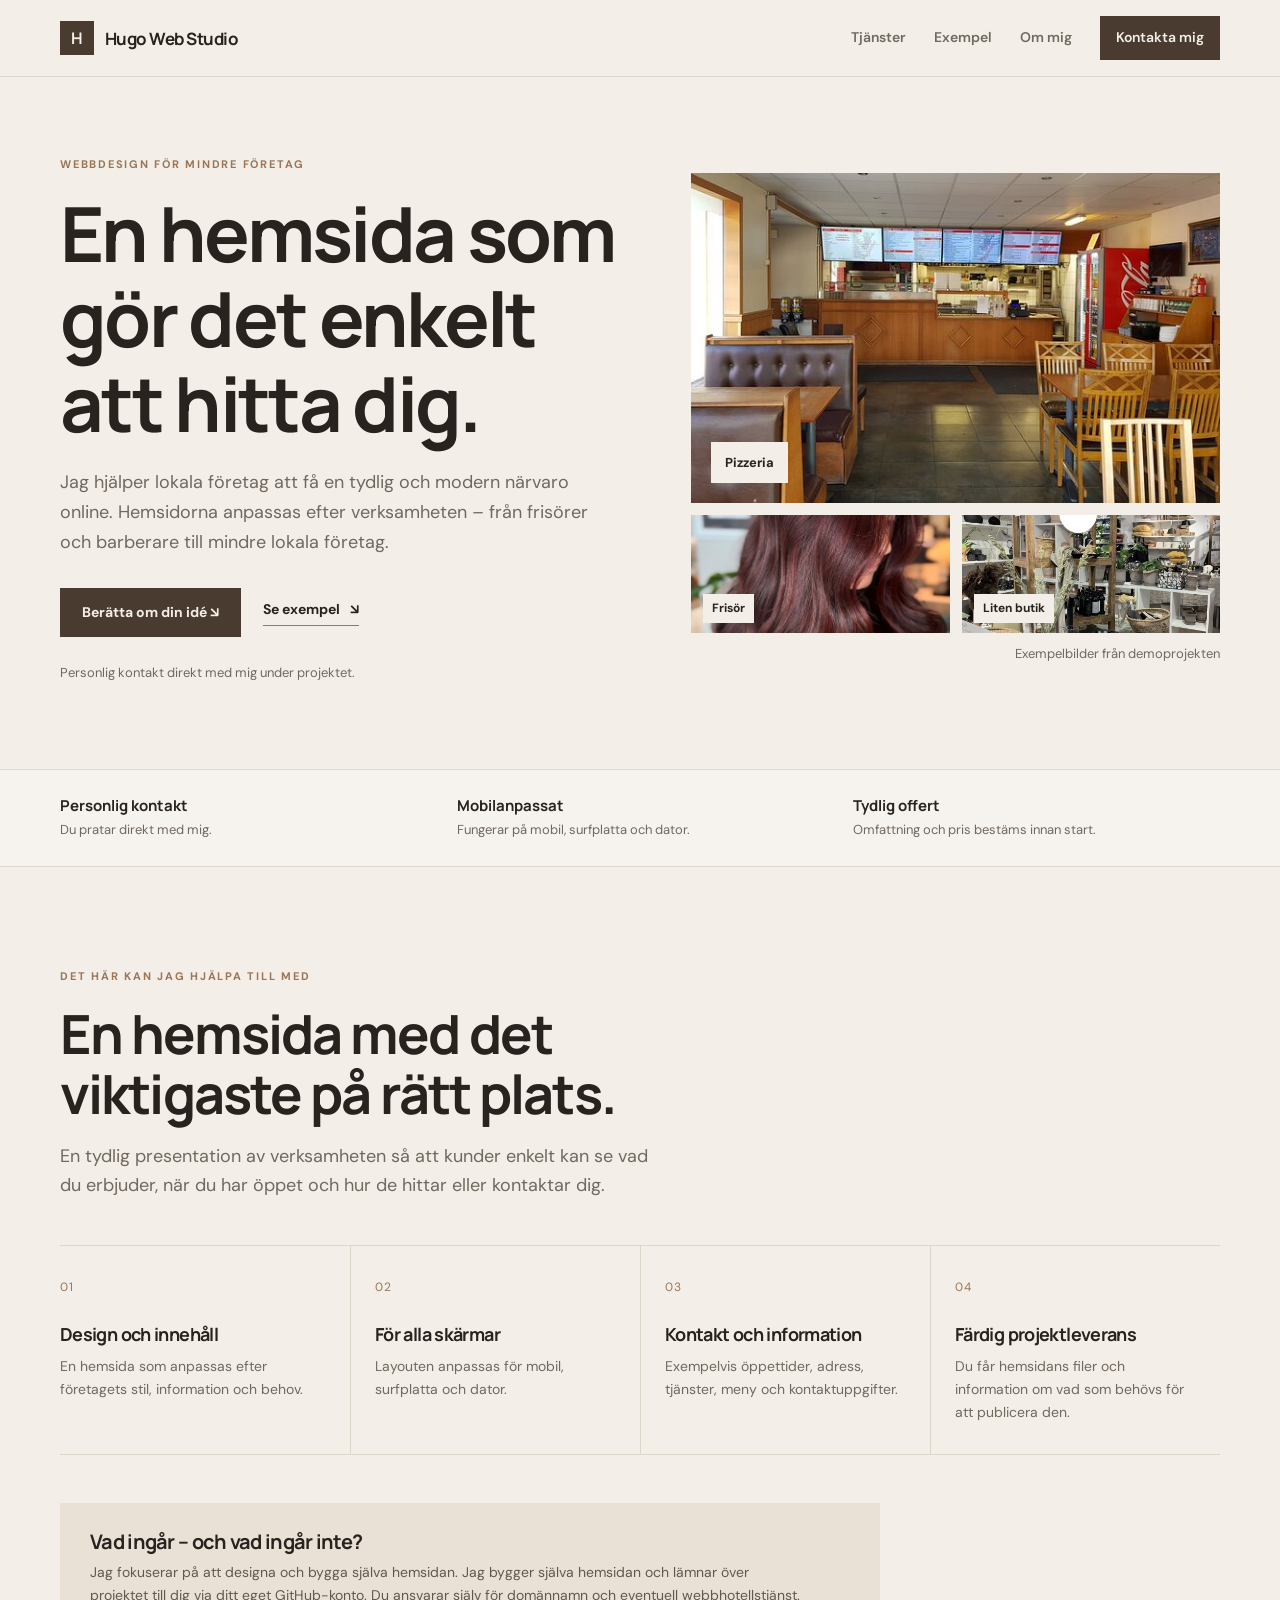
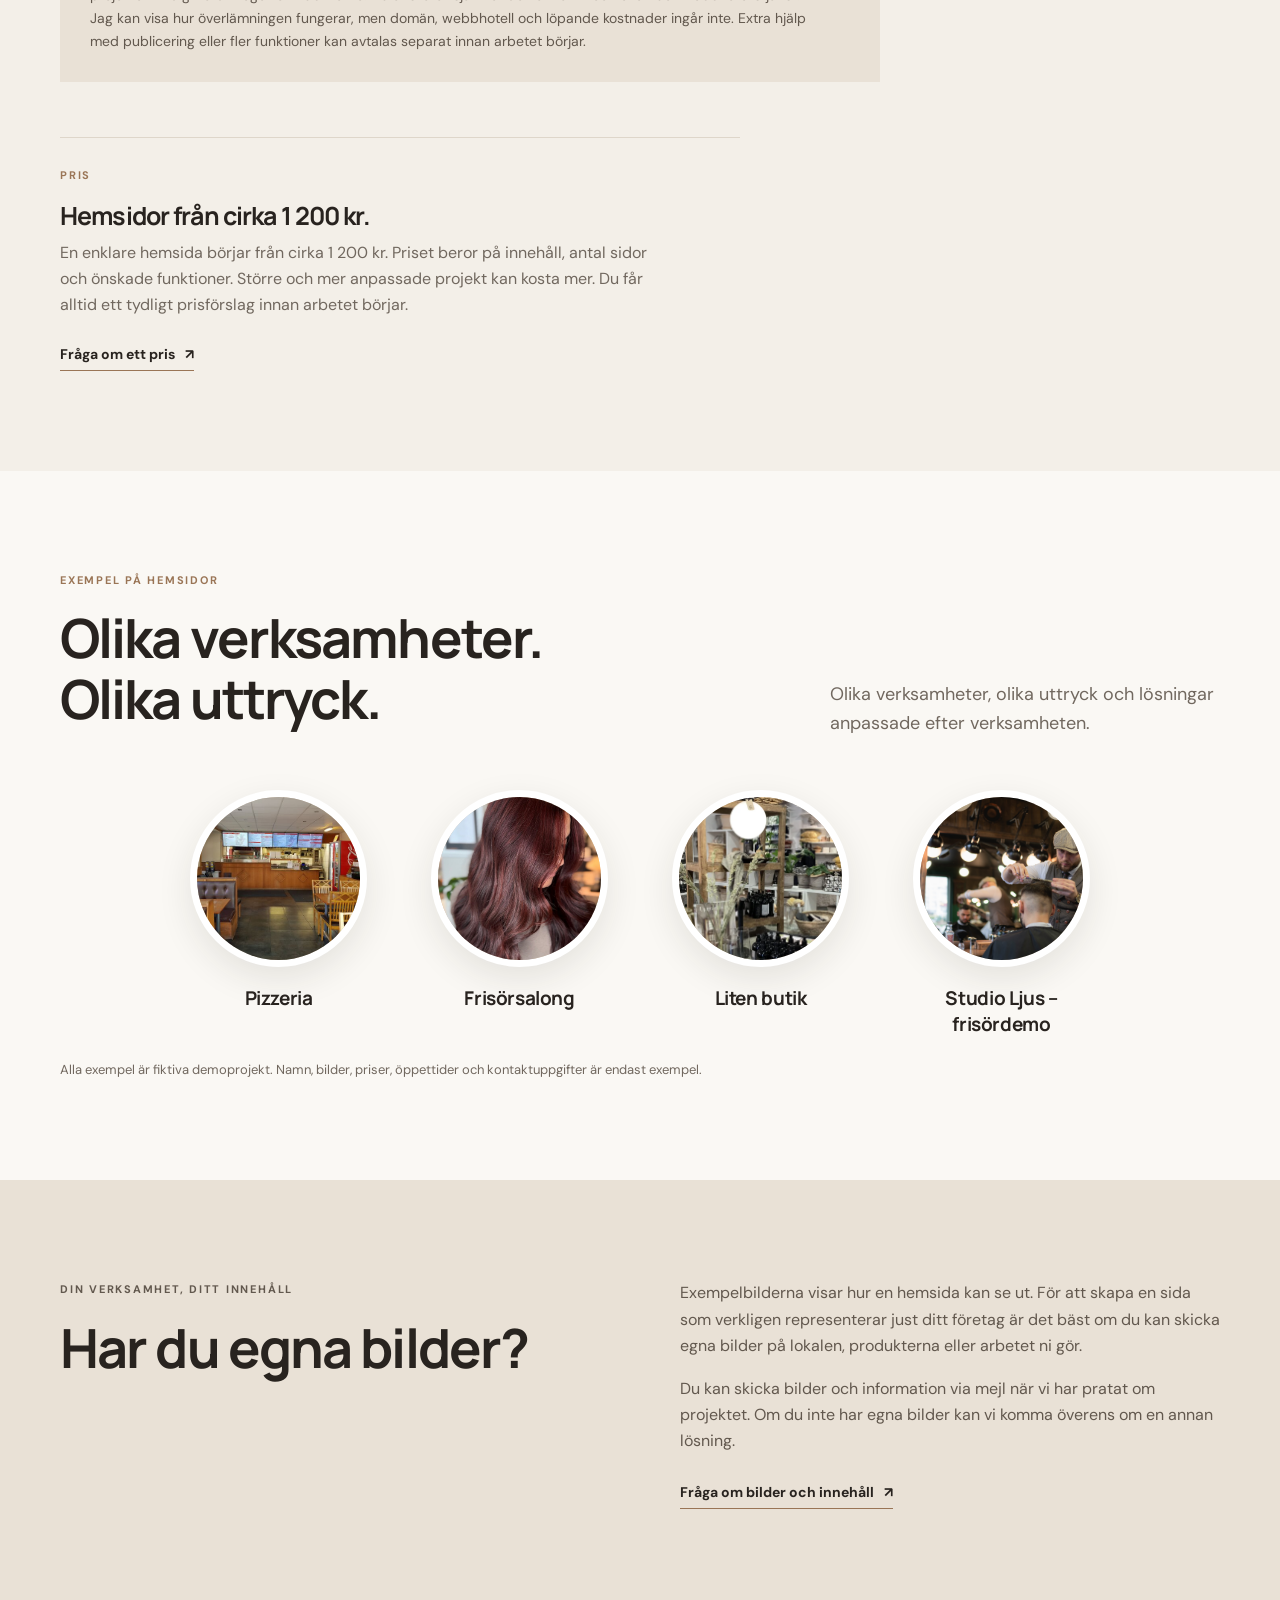
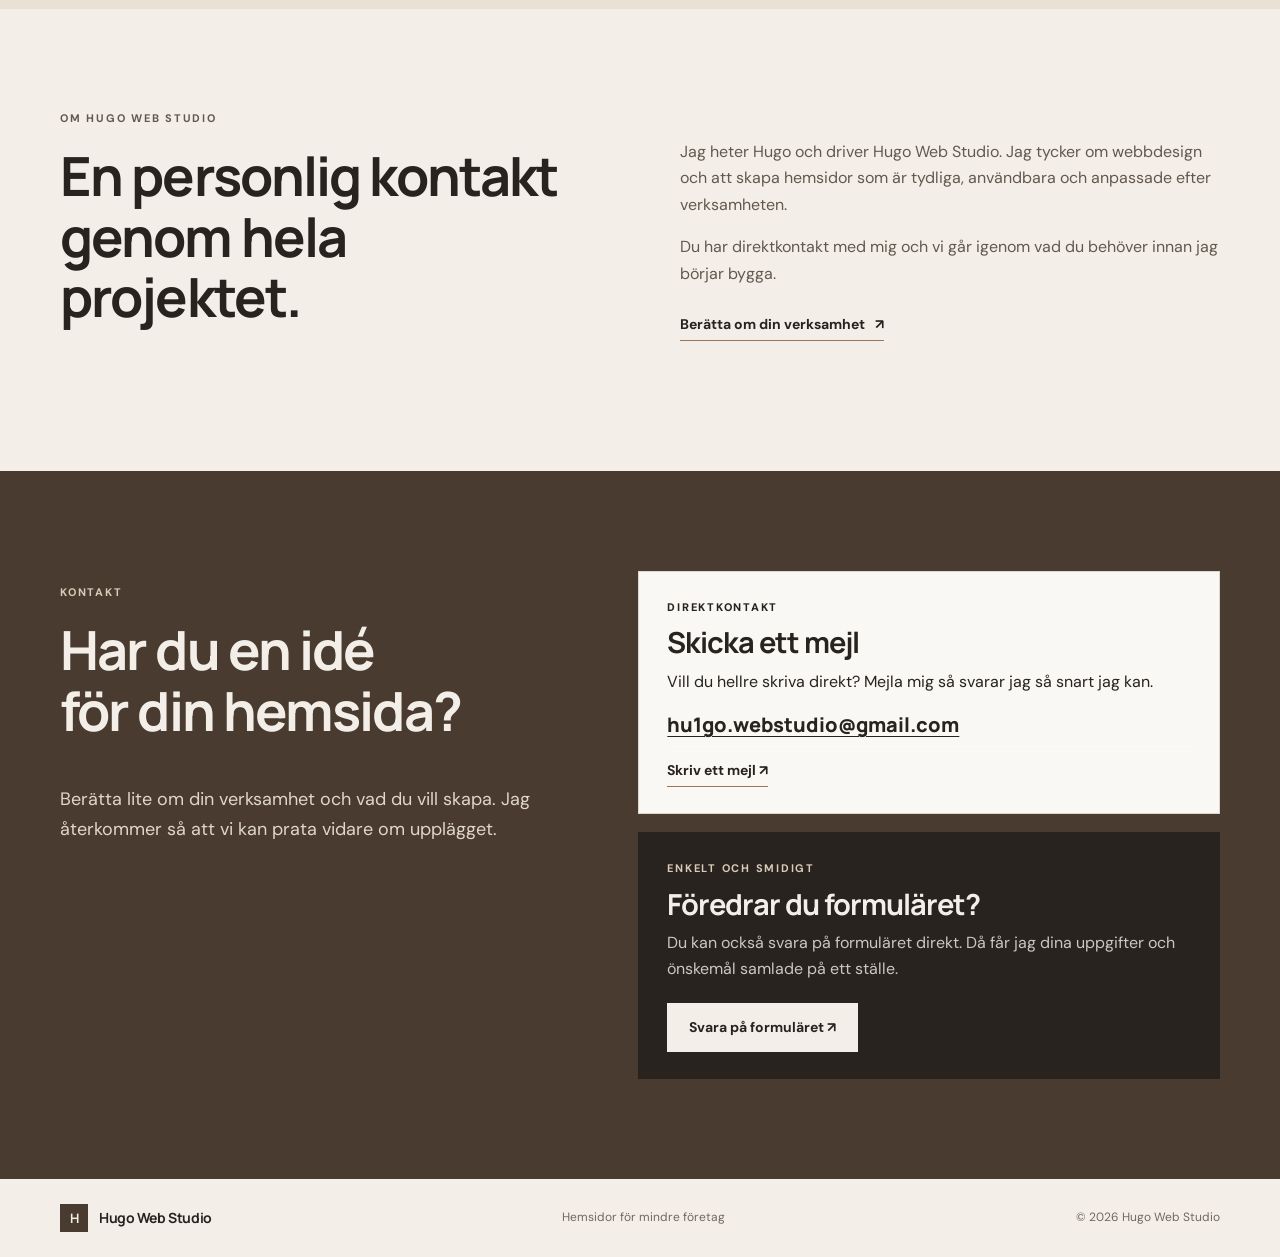
<file: index.html>
<!DOCTYPE html>
<html lang="sv">
<head>
<meta charset="UTF-8">
<meta name="viewport" content="width=device-width, initial-scale=1.0">
<link rel="icon" href="favicon.ico" type="image/x-icon">
<meta name="description" content="Hugo Web Studio skapar tydliga, mobilanpassade hemsidor för mindre och lokala företag.">
<title>Hugo Web Studio | Hemsidor för lokala företag</title>
<link rel="preconnect" href="https://fonts.googleapis.com">
<link rel="preconnect" href="https://fonts.gstatic.com" crossorigin>
<link href="https://fonts.googleapis.com/css2?family=DM+Sans:wght@400;500;600;700&family=Manrope:wght@500;600;700;800&display=swap" rel="stylesheet">
<link rel="stylesheet" href="style.css">
</head>
<body>
<header class="header">
  <div class="wrap nav-wrap">
    <a class="logo" href="index.html"><span class="logo-mark">H</span><span>Hugo Web Studio</span></a>
    <nav aria-label="Huvudmeny">
      <a href="#tjanster">Tjänster</a><a href="#exempel">Exempel</a><a href="#om">Om mig</a>
      <a class="nav-cta" href="#kontakt">Kontakta mig</a>
    </nav>
  </div>
</header>
<main>
<section class="hero">
  <div class="wrap hero-grid">
    <div class="hero-copy">
      <p class="eyebrow">WEBBDESIGN FÖR MINDRE FÖRETAG</p>
      <h1>En hemsida som gör det enkelt att hitta dig.</h1>
      <p class="lead">Jag hjälper lokala företag att få en tydlig och modern närvaro online. Hemsidorna anpassas efter verksamheten – från frisörer och barberare till mindre lokala företag.</p>
      <div class="actions">
        <a class="button button-dark" href="#kontakt">Berätta om din idé ↘</a>
        <a class="text-link" href="#exempel">Se exempel <span aria-hidden="true">↘</span></a>
      </div>
      <p class="small-note">Personlig kontakt direkt med mig under projektet.</p>
    </div>
    <div class="hero-showcase">
      <a class="showcase-main" href="pizzeria.html" aria-label="Se exempel på en pizzeriahemsida">
        <img src="pizzainside.jpg" alt="Interiör från en pizzeria">
        <span class="showcase-label">Pizzeria</span>
      </a>
      <div class="showcase-bottom">
        <a href="https://hugowebstudio.github.io/frisor-barber-demo/" target="_blank" rel="noopener"><img src="haircolor.jpg" alt="Hårfärgning i frisörsalong" onerror="this.style.display='none'"><span>Frisör</span></a>
        <a href="butik.html"><img src="shopinterior.jpg" alt="Interiör från en mindre inredningsbutik" onerror="this.style.display='none'"><span>Liten butik</span></a>
      </div>
      <p class="image-caption">Exempelbilder från demoprojekten</p>
    </div>
  </div>
</section>

<section class="trust-strip">
  <div class="wrap trust-grid">
    <div><strong>Personlig kontakt</strong><span>Du pratar direkt med mig.</span></div>
    <div><strong>Mobilanpassat</strong><span>Fungerar på mobil, surfplatta och dator.</span></div>
    <div><strong>Tydlig offert</strong><span>Omfattning och pris bestäms innan start.</span></div>
  </div>
</section>

<section class="section" id="tjanster">
  <div class="wrap">
    <div class="section-heading">
      <p class="eyebrow">DET HÄR KAN JAG HJÄLPA TILL MED</p>
      <h2>En hemsida med det<br class="desktop-only"> viktigaste på rätt plats.</h2>
      <p class="lead">En tydlig presentation av verksamheten så att kunder enkelt kan se vad du erbjuder, när du har öppet och hur de hittar eller kontaktar dig.</p>
    </div>
    <div class="service-grid">
      <article class="service">
        <span class="number">01</span><h3>Design och innehåll</h3>
        <p>En hemsida som anpassas efter företagets stil, information och behov.</p>
      </article>
      <article class="service">
        <span class="number">02</span><h3>För alla skärmar</h3>
        <p>Layouten anpassas för mobil, surfplatta och dator.</p>
      </article>
      <article class="service">
        <span class="number">03</span><h3>Kontakt och information</h3>
        <p>Exempelvis öppettider, adress, tjänster, meny och kontaktuppgifter.</p>
      </article>
      <article class="service">
        <span class="number">04</span><h3>Färdig projektleverans</h3>
        <p>Du får hemsidans filer och information om vad som behövs för att publicera den.</p>
      </article>
    </div>
    <div class="scope-note">
      <div><h3>Vad ingår – och vad ingår inte?</h3><p>Jag fokuserar på att designa och bygga själva hemsidan. Jag bygger själva hemsidan och lämnar över projektet till dig via ditt eget GitHub-konto. Du ansvarar själv för domännamn och eventuell webbhotellstjänst. Jag kan visa hur överlämningen fungerar, men domän, webbhotell och löpande kostnader ingår inte. Extra hjälp med publicering eller fler funktioner kan avtalas separat innan arbetet börjar.</p></div>
    </div>
    <div class="pricing">
      <p class="eyebrow">PRIS</p>
      <h3>Hemsidor från cirka 1 200 kr.</h3>
      <p>En enklare hemsida börjar från cirka 1 200 kr. Priset beror på innehåll, antal sidor och önskade funktioner. Större och mer anpassade projekt kan kosta mer. Du får alltid ett tydligt prisförslag innan arbetet börjar.</p>
      <a class="text-link" href="#kontakt">Fråga om ett pris <span aria-hidden="true">↗</span></a>
    </div>
  </div>
</section>

<section class="section examples" id="exempel">
  <div class="wrap">
    <div class="section-heading section-heading-row">
      <div><p class="eyebrow">EXEMPEL PÅ HEMSIDOR</p><h2>Olika verksamheter.<br>Olika uttryck.</h2></div>
      <p class="lead">Olika verksamheter, olika uttryck och lösningar anpassade efter verksamheten.</p>
    </div>
    <div class="example-orbit">
      <a class="orbit-item orbit-one" href="pizzeria.html">
        <span class="orbit-image"><img src="pizzainside.jpg" alt="Interiör från en pizzeria" loading="lazy"></span>
        <strong>Pizzeria</strong>
      </a>
      <a class="orbit-item orbit-two" href="https://hugowebstudio.github.io/frisor-barber-demo/" target="_blank" rel="noopener">
        <span class="orbit-image"><img src="haircolor.jpg" alt="Hårfärgning i frisörsalong" loading="lazy"></span>
        <strong>Frisörsalong</strong>
      </a>
      <a class="orbit-item orbit-three" href="butik.html">
        <span class="orbit-image"><img src="shopinterior.jpg" alt="Interiör från en mindre inredningsbutik" loading="lazy"></span>
        <strong>Liten butik</strong>
      </a>
      <a class="orbit-item orbit-four" href="https://hugowebstudio.github.io/frisor-barber-demo/" target="_blank" rel="noopener">
        <span class="orbit-image"><img src="barberworking.jpg" alt="Frisör arbetar i salongen" loading="lazy"></span>
        <strong>Studio Ljus – frisördemo</strong>
      </a>
    </div>
    <p class="demo-disclaimer">Alla exempel är fiktiva demoprojekt. Namn, bilder, priser, öppettider och kontaktuppgifter är endast exempel.</p>
  </div>
</section>

<section class="section customer-images">
  <div class="wrap customer-grid">
    <div><p class="eyebrow">DIN VERKSAMHET, DITT INNEHÅLL</p><h2>Har du egna bilder?</h2></div>
    <div><p>Exempelbilderna visar hur en hemsida kan se ut. För att skapa en sida som verkligen representerar just ditt företag är det bäst om du kan skicka egna bilder på lokalen, produkterna eller arbetet ni gör.</p><p>Du kan skicka bilder och information via mejl när vi har pratat om projektet. Om du inte har egna bilder kan vi komma överens om en annan lösning.</p><a class="text-link" href="mailto:hu1go.webstudio@gmail.com?subject=Bilder%20och%20information%20till%20hemsida">Fråga om bilder och innehåll <span aria-hidden="true">↗</span></a></div>
  </div>
</section>

<section class="section about" id="om">
  <div class="wrap about-grid">
    <div><p class="eyebrow">OM HUGO WEB STUDIO</p><h2>En personlig kontakt genom hela projektet.</h2></div>
    <div><p>Jag heter Hugo och driver Hugo Web Studio. Jag tycker om webbdesign och att skapa hemsidor som är tydliga, användbara och anpassade efter verksamheten.</p><p>Du har direktkontakt med mig och vi går igenom vad du behöver innan jag börjar bygga.</p><a class="text-link" href="#kontakt">Berätta om din verksamhet <span aria-hidden="true">↗</span></a></div>
  </div>
</section>

<section class="section contact" id="kontakt">
  <div class="wrap contact-grid">
    <div class="contact-intro"><p class="eyebrow">KONTAKT</p><h2>Har du en idé<br>för din hemsida?</h2><p class="lead">Berätta lite om din verksamhet och vad du vill skapa. Jag återkommer så att vi kan prata vidare om upplägget.</p></div>
    <div class="contact-options">
      <div class="contact-option email-option"><p class="eyebrow">DIREKTKONTAKT</p><h3>Skicka ett mejl</h3><p>Vill du hellre skriva direkt? Mejla mig så svarar jag så snart jag kan.</p><a class="email" href="mailto:hu1go.webstudio@gmail.com?subject=Fr%C3%A5ga%20om%20hemsida">hu1go.webstudio@gmail.com</a><a class="text-link" href="mailto:hu1go.webstudio@gmail.com?subject=Fr%C3%A5ga%20om%20hemsida">Skriv ett mejl ↗</a></div>
      <div class="contact-option form-option"><p class="eyebrow">ENKELT OCH SMIDIGT</p><h3>Föredrar du formuläret?</h3><p>Du kan också svara på formuläret direkt. Då får jag dina uppgifter och önskemål samlade på ett ställe.</p><a class="button button-light" href="https://forms.gle/RtjxQq7AFtUfa99E7" target="_blank" rel="noopener">Svara på formuläret ↗</a></div>
    </div>
  </div>
</section>
</main>
<footer class="footer"><div class="wrap footer-inner"><a class="logo" href="index.html"><span class="logo-mark">H</span><span>Hugo Web Studio</span></a><span>Hemsidor för mindre företag</span><span>© 2026 Hugo Web Studio</span></div></footer>
<script src="script.js" defer></script>
</body>
</html>
</file>
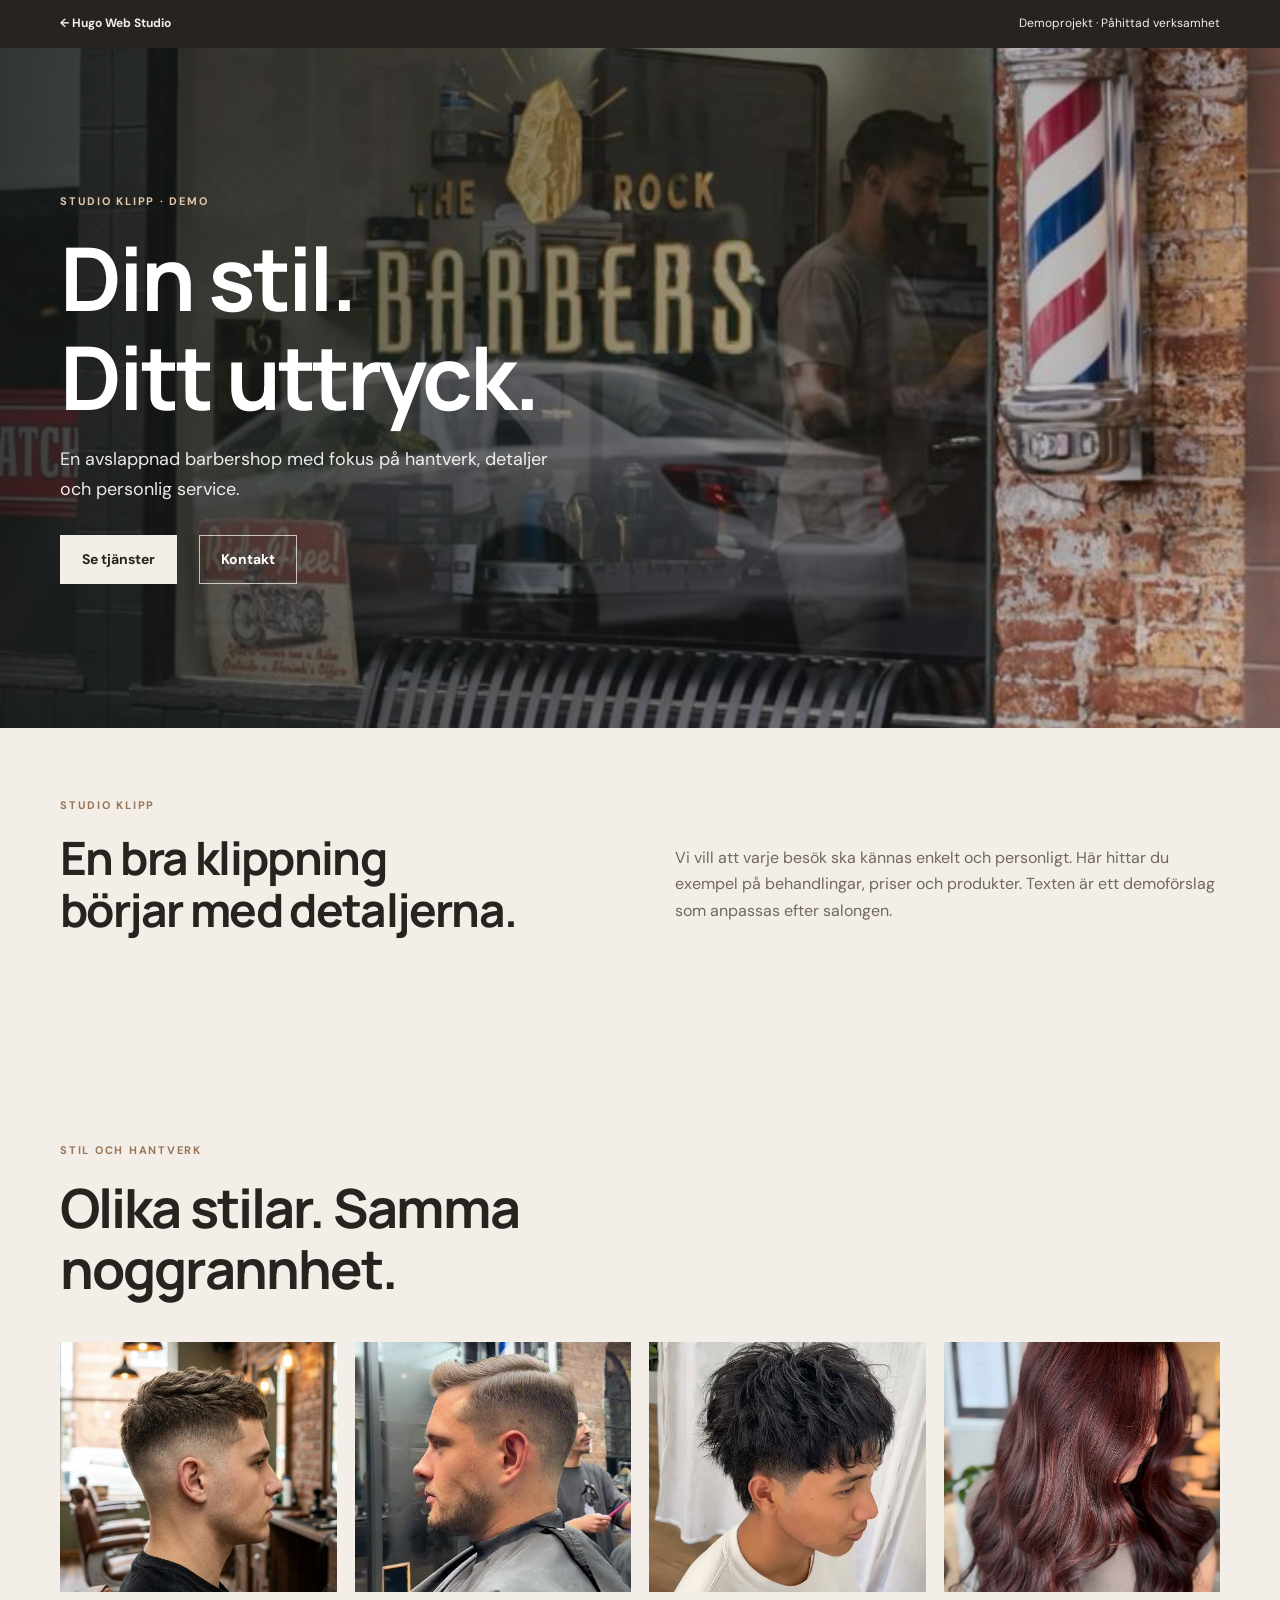
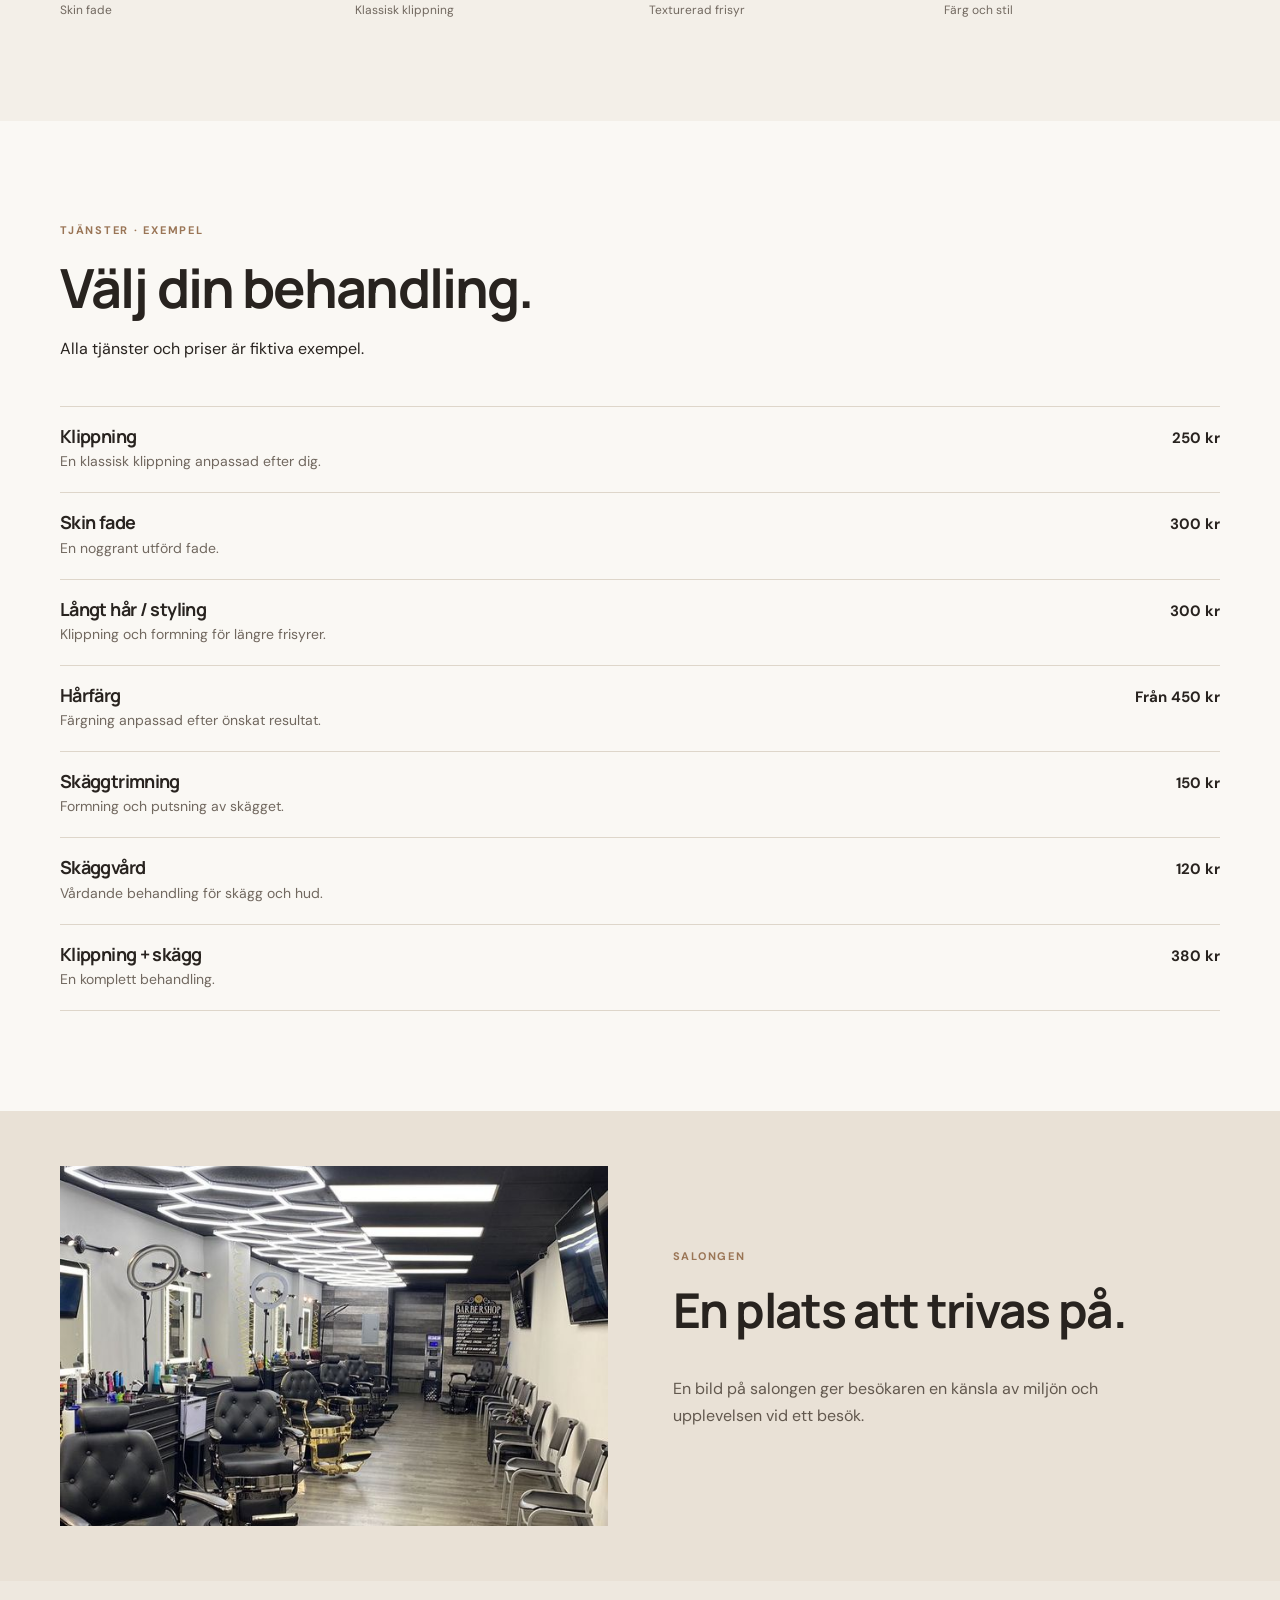
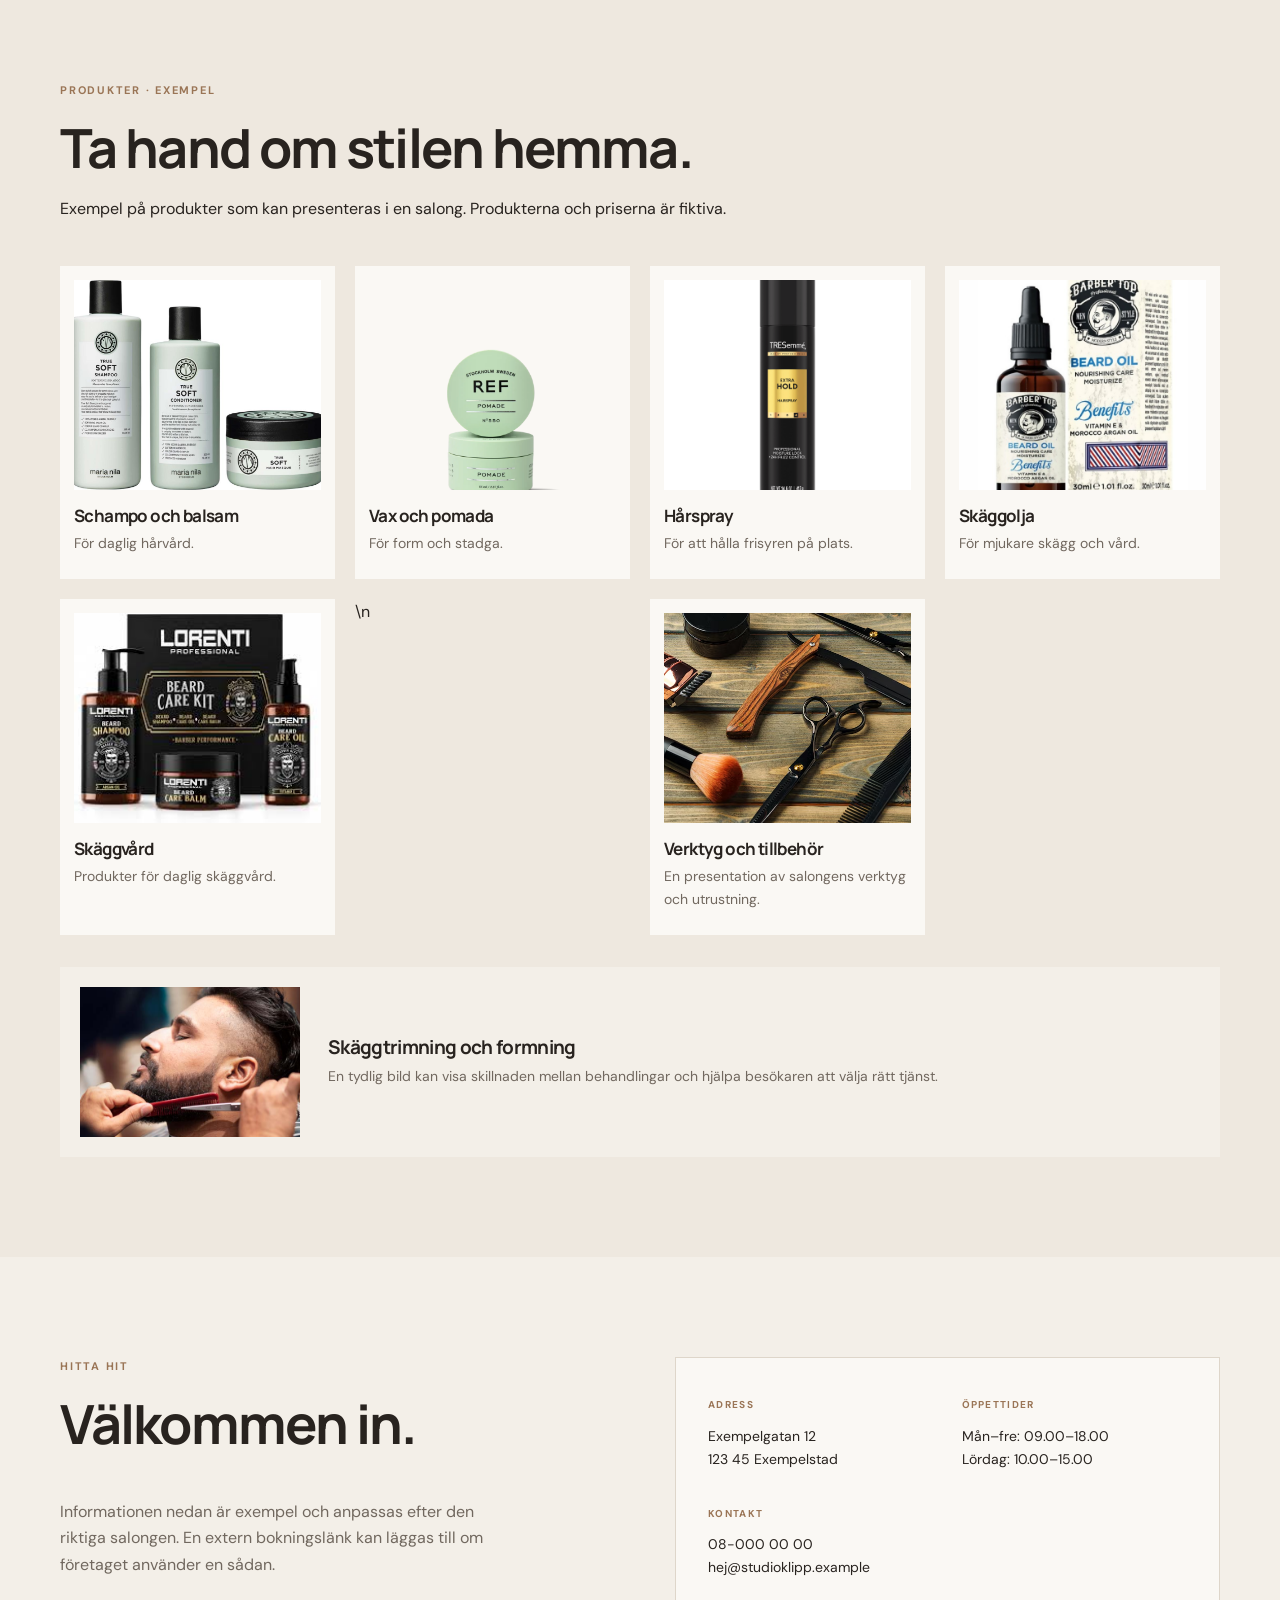
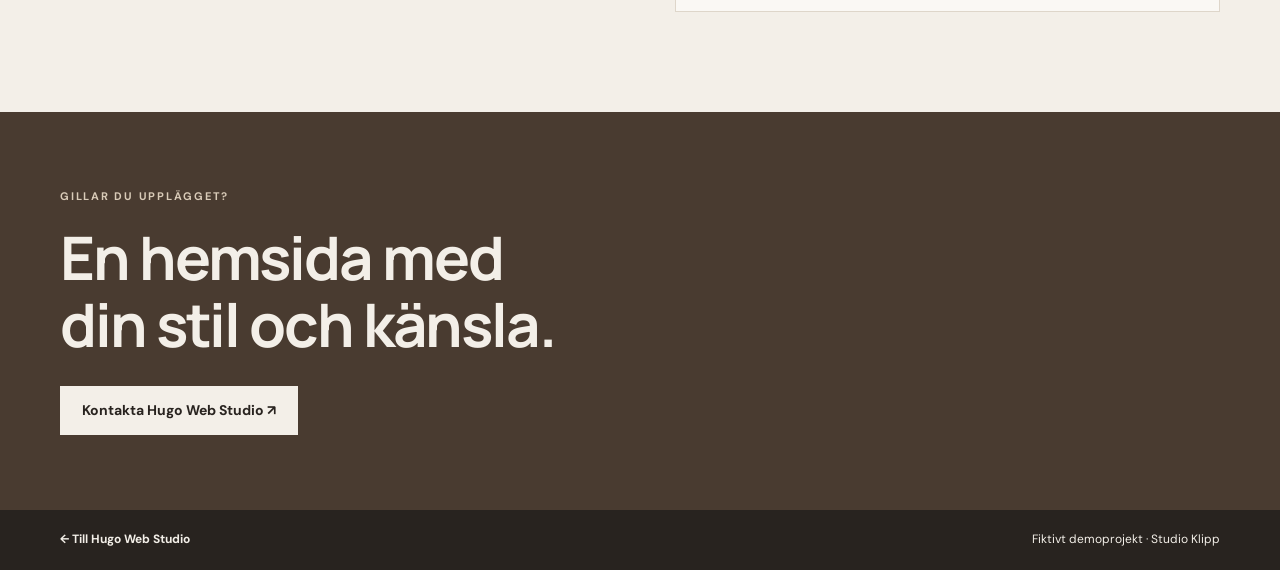
<file: barber.html>
<!DOCTYPE html>
<html lang="sv">
<head>
<meta charset="UTF-8"><meta name="viewport" content="width=device-width, initial-scale=1.0">
<link rel="icon" href="barber.ico" type="image/x-icon">
<meta name="description" content="Exempel på en modern hemsida för en lokal barberare.">
<title>Studio Klipp | Demo – Hugo Web Studio</title>
<link rel="preconnect" href="https://fonts.googleapis.com"><link rel="preconnect" href="https://fonts.gstatic.com" crossorigin>
<link href="https://fonts.googleapis.com/css2?family=DM+Sans:wght@400;500;600;700&family=Manrope:wght@500;600;700;800&display=swap" rel="stylesheet"><link rel="stylesheet" href="style.css">
</head>
<body class="demo t-barber">
<div class="demo-top"><div class="wrap"><a href="index.html#exempel">← Hugo Web Studio</a><span>Demoprojekt · Påhittad verksamhet</span></div></div>
<main>
<section class="demo-hero barber-hero"><img class="demo-hero-image" src="barberoutside.jpg" alt="Exempelbild av en barbershop"><div class="demo-hero-shade"></div><div class="wrap demo-hero-content"><p class="eyebrow">STUDIO KLIPP · DEMO</p><h1>Din stil.<br>Ditt uttryck.</h1><p>En avslappnad barbershop med fokus på hantverk, detaljer och personlig service.</p><div class="actions"><a class="button button-light" href="#tjanster">Se tjänster</a><a class="button button-outline-light" href="#kontakt">Kontakt</a></div></div></section>
<section class="section-tight demo-intro"><div class="wrap intro-grid"><div><p class="eyebrow">STUDIO KLIPP</p><h2>En bra klippning<br>börjar med detaljerna.</h2></div><p>Vi vill att varje besök ska kännas enkelt och personligt. Här hittar du exempel på behandlingar, priser och produkter. Texten är ett demoförslag som anpassas efter salongen.</p></div></section>
<section class="section barber-gallery"><div class="wrap"><div class="section-heading"><p class="eyebrow">STIL OCH HANTVERK</p><h2>Olika stilar. Samma noggrannhet.</h2></div><div class="gallery-grid barber-style-grid">
<figure><img src="fade.jpg" alt="Exempel på skin fade-klippning"><figcaption>Skin fade</figcaption></figure>
<figure><img src="classiccut.jpg" alt="Exempel på klassisk frisyr"><figcaption>Klassisk klippning</figcaption></figure>
<figure><img src="texturedhair.jpg" alt="Exempel på texturerad frisyr"><figcaption>Texturerad frisyr</figcaption></figure>
<figure><img src="haircolor.jpg" alt="Exempel på hårfärg"><figcaption>Färg och stil</figcaption></figure>
</div></div></section>
<section class="section demo-menu" id="tjanster"><div class="wrap"><div class="section-heading"><p class="eyebrow">TJÄNSTER · EXEMPEL</p><h2>Välj din behandling.</h2><p>Alla tjänster och priser är fiktiva exempel.</p></div><div class="menu-list">
<div class="menu-item"><div><h3>Klippning</h3><p>En klassisk klippning anpassad efter dig.</p></div><strong>250 kr</strong></div>
<div class="menu-item"><div><h3>Skin fade</h3><p>En noggrant utförd fade.</p></div><strong>300 kr</strong></div>
<div class="menu-item"><div><h3>Långt hår / styling</h3><p>Klippning och formning för längre frisyrer.</p></div><strong>300 kr</strong></div>
<div class="menu-item"><div><h3>Hårfärg</h3><p>Färgning anpassad efter önskat resultat.</p></div><strong>Från 450 kr</strong></div>
<div class="menu-item"><div><h3>Skäggtrimning</h3><p>Formning och putsning av skägget.</p></div><strong>150 kr</strong></div>
<div class="menu-item"><div><h3>Skäggvård</h3><p>Vårdande behandling för skägg och hud.</p></div><strong>120 kr</strong></div>
<div class="menu-item"><div><h3>Klippning + skägg</h3><p>En komplett behandling.</p></div><strong>380 kr</strong></div>
</div></div></section>
<section class="image-band barber-interior-band"><div class="wrap image-band-grid"><img src="barber.jpeg" alt="Interiör från en barbersalong"><div><p class="eyebrow">SALONGEN</p><h2>En plats att trivas på.</h2><p>En bild på salongen ger besökaren en känsla av miljön och upplevelsen vid ett besök.</p></div></div></section>
<section class="section product-section"><div class="wrap"><div class="section-heading"><p class="eyebrow">PRODUKTER · EXEMPEL</p><h2>Ta hand om stilen hemma.</h2><p>Exempel på produkter som kan presenteras i en salong. Produkterna och priserna är fiktiva.</p></div><div class="product-grid">
<article class="product-card"><img src="hairproducts.jpg" alt="Hårvårdsprodukter"><h3>Schampo och balsam</h3><p>För daglig hårvård.</p></article>
<article class="product-card"><img src="pomade.jpg" alt="Pomada och stylingprodukt"><h3>Vax och pomada</h3><p>För form och stadga.</p></article>
<article class="product-card"><img src="hairspray.jpg" alt="Hårspray"><h3>Hårspray</h3><p>För att hålla frisyren på plats.</p></article>
<article class="product-card"><img src="beardoil.jpg" alt="Skäggolja"><h3>Skäggolja</h3><p>För mjukare skägg och vård.</p></article>
<article class="product-card"><img src="beardcare.jpg" alt="Produkter för skäggvård"><h3>Skäggvård</h3><p>Produkter för daglig skäggvård.</p></article>\n<article class="product-card"><img src="barbertools.jpg" alt="Verktyg som används i barbersalongen"><h3>Verktyg och tillbehör</h3><p>En presentation av salongens verktyg och utrustning.</p></article>
</div><div class="menu-note"><img src="beardtrim.jpg" alt="Skäggtrimning"><div><h3>Skäggtrimning och formning</h3><p>En tydlig bild kan visa skillnaden mellan behandlingar och hjälpa besökaren att välja rätt tjänst.</p></div></div></div></section>
<section class="section demo-details" id="kontakt"><div class="wrap details-grid"><div><p class="eyebrow">HITTA HIT</p><h2>Välkommen in.</h2><p>Informationen nedan är exempel och anpassas efter den riktiga salongen. En extern bokningslänk kan läggas till om företaget använder en sådan.</p></div><div class="detail-card"><div><span>ADRESS</span><p>Exempelgatan 12<br>123 45 Exempelstad</p></div><div><span>ÖPPETTIDER</span><p>Mån–fre: 09.00–18.00<br>Lördag: 10.00–15.00</p></div><div><span>KONTAKT</span><p>08-000 00 00<br>hej@studioklipp.example</p></div></div></div></section>
<section class="demo-cta"><div class="wrap"><p class="eyebrow">GILLAR DU UPPLÄGGET?</p><h2>En hemsida med<br>din stil och känsla.</h2><a class="button button-light" href="index.html#kontakt">Kontakta Hugo Web Studio ↗</a></div></section>
</main><footer class="demo-footer"><div class="wrap"><a href="index.html">← Till Hugo Web Studio</a><span>Fiktivt demoprojekt · Studio Klipp</span></div></footer>
</body></html>
</file>
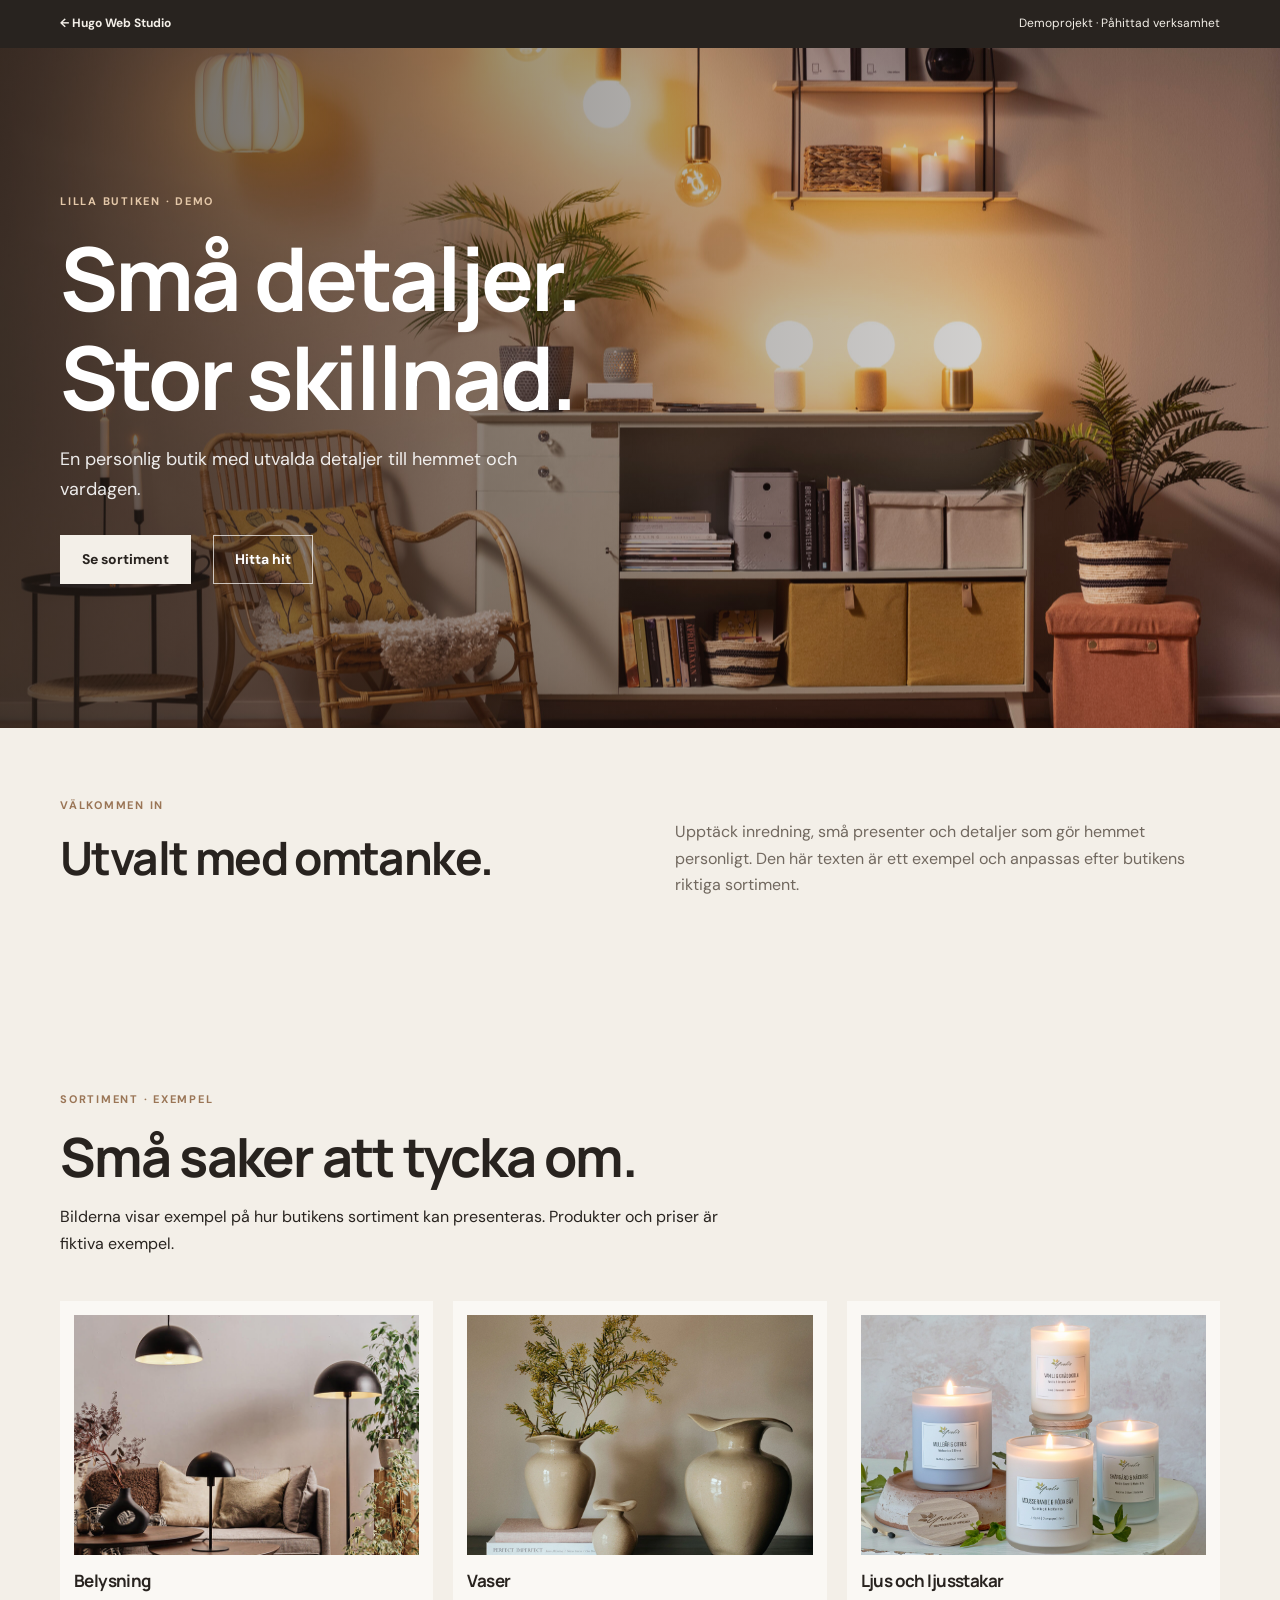
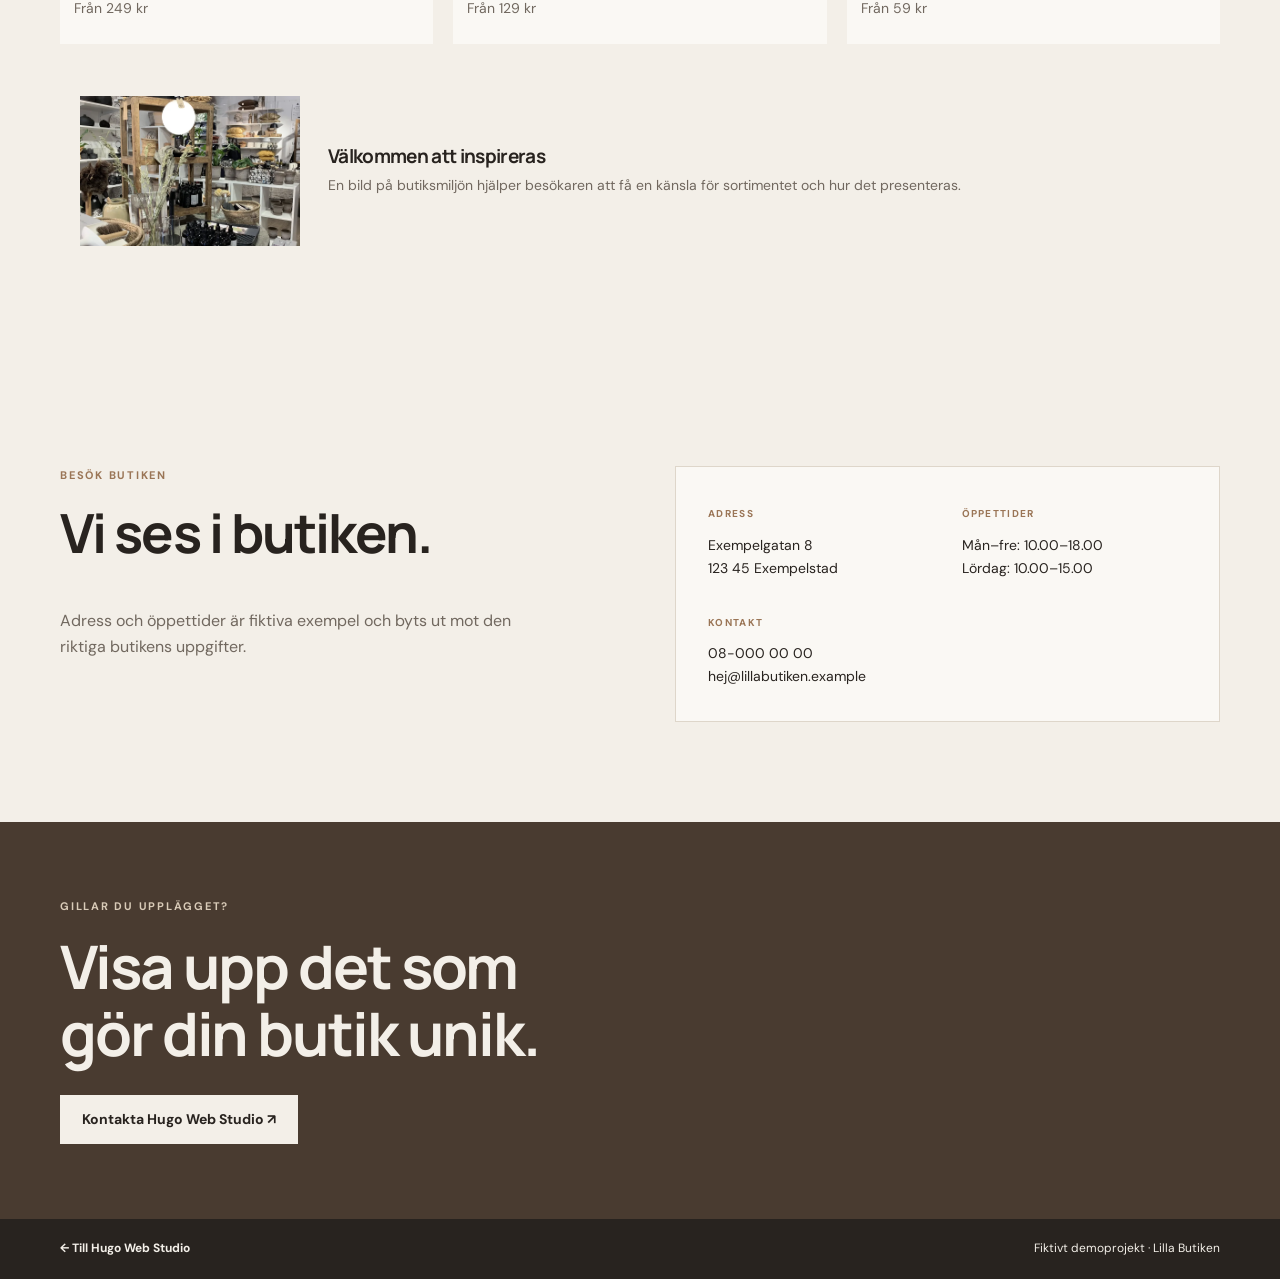
<file: butik.html>
<!DOCTYPE html>
<html lang="sv">
<head>
<meta charset="UTF-8"><meta name="viewport" content="width=device-width, initial-scale=1.0">
<link rel="icon" href="butik.svg" type="image/svg+xml">
<meta name="description" content="Exempel på en personlig hemsida för en mindre butik.">
<title>Lilla Butiken | Demo – Hugo Web Studio</title>
<link rel="preconnect" href="https://fonts.googleapis.com"><link rel="preconnect" href="https://fonts.gstatic.com" crossorigin>
<link href="https://fonts.googleapis.com/css2?family=DM+Sans:wght@400;500;600;700&family=Manrope:wght@500;600;700;800&display=swap" rel="stylesheet"><link rel="stylesheet" href="style.css">
</head>
<body class="demo t-shop">
<div class="demo-top"><div class="wrap"><a href="index.html#exempel">← Hugo Web Studio</a><span>Demoprojekt · Påhittad verksamhet</span></div></div>
<main>
<section class="demo-hero shop-hero"><img class="demo-hero-image" src="inredning.jpg" alt="Inredning i en mindre butik"><div class="demo-hero-shade"></div><div class="wrap demo-hero-content"><p class="eyebrow">LILLA BUTIKEN · DEMO</p><h1>Små detaljer.<br>Stor skillnad.</h1><p>En personlig butik med utvalda detaljer till hemmet och vardagen.</p><div class="actions"><a class="button button-light" href="#sortiment">Se sortiment</a><a class="button button-outline-light" href="#hitta">Hitta hit</a></div></div></section>
<section class="section-tight demo-intro"><div class="wrap intro-grid"><div><p class="eyebrow">VÄLKOMMEN IN</p><h2>Utvalt med omtanke.</h2></div><p>Upptäck inredning, små presenter och detaljer som gör hemmet personligt. Den här texten är ett exempel och anpassas efter butikens riktiga sortiment.</p></div></section>
<section class="section shop-gallery" id="sortiment"><div class="wrap"><div class="section-heading"><p class="eyebrow">SORTIMENT · EXEMPEL</p><h2>Små saker att tycka om.</h2><p>Bilderna visar exempel på hur butikens sortiment kan presenteras. Produkter och priser är fiktiva exempel.</p></div><div class="product-grid shop-product-grid">
<article class="product-card"><img src="lamps.jpg" alt="Lampor till hemmet"><h3>Belysning</h3><p>Från 249 kr</p></article>
<article class="product-card"><img src="vases.jpg" alt="Vaser i olika former"><h3>Vaser</h3><p>Från 129 kr</p></article>
<article class="product-card"><img src="candles.jpg" alt="Ljus och ljusstakar"><h3>Ljus och ljusstakar</h3><p>Från 59 kr</p></article>
</div><div class="menu-note"><img src="shopinterior.jpg" alt="Interiör från en liten inredningsbutik"><div><h3>Välkommen att inspireras</h3><p>En bild på butiksmiljön hjälper besökaren att få en känsla för sortimentet och hur det presenteras.</p></div></div></div></section>
<section class="section demo-details" id="hitta"><div class="wrap details-grid"><div><p class="eyebrow">BESÖK BUTIKEN</p><h2>Vi ses i butiken.</h2><p>Adress och öppettider är fiktiva exempel och byts ut mot den riktiga butikens uppgifter.</p></div><div class="detail-card"><div><span>ADRESS</span><p>Exempelgatan 8<br>123 45 Exempelstad</p></div><div><span>ÖPPETTIDER</span><p>Mån–fre: 10.00–18.00<br>Lördag: 10.00–15.00</p></div><div><span>KONTAKT</span><p>08-000 00 00<br>hej@lillabutiken.example</p></div></div></div></section>
<section class="demo-cta"><div class="wrap"><p class="eyebrow">GILLAR DU UPPLÄGGET?</p><h2>Visa upp det som<br>gör din butik unik.</h2><a class="button button-light" href="index.html#kontakt">Kontakta Hugo Web Studio ↗</a></div></section>
</main><footer class="demo-footer"><div class="wrap"><a href="index.html">← Till Hugo Web Studio</a><span>Fiktivt demoprojekt · Lilla Butiken</span></div></footer>
</body></html>
</file>
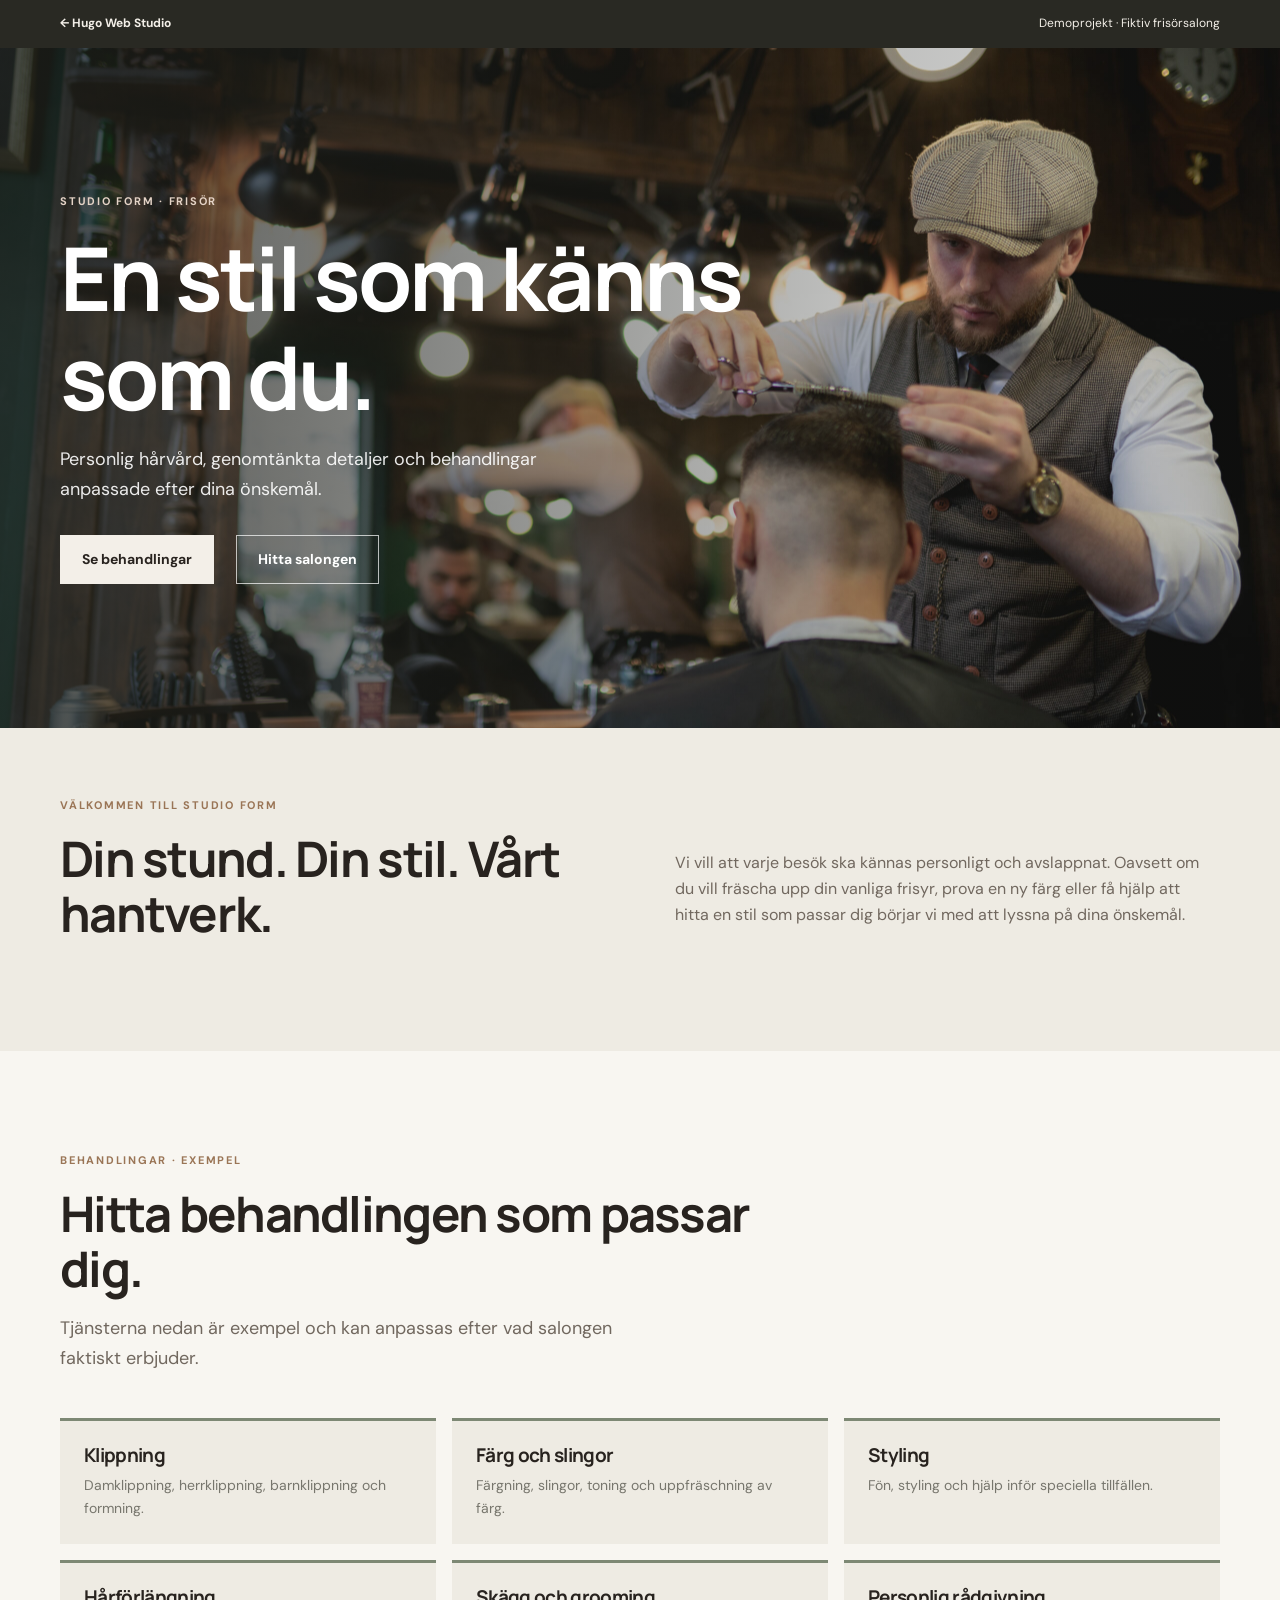
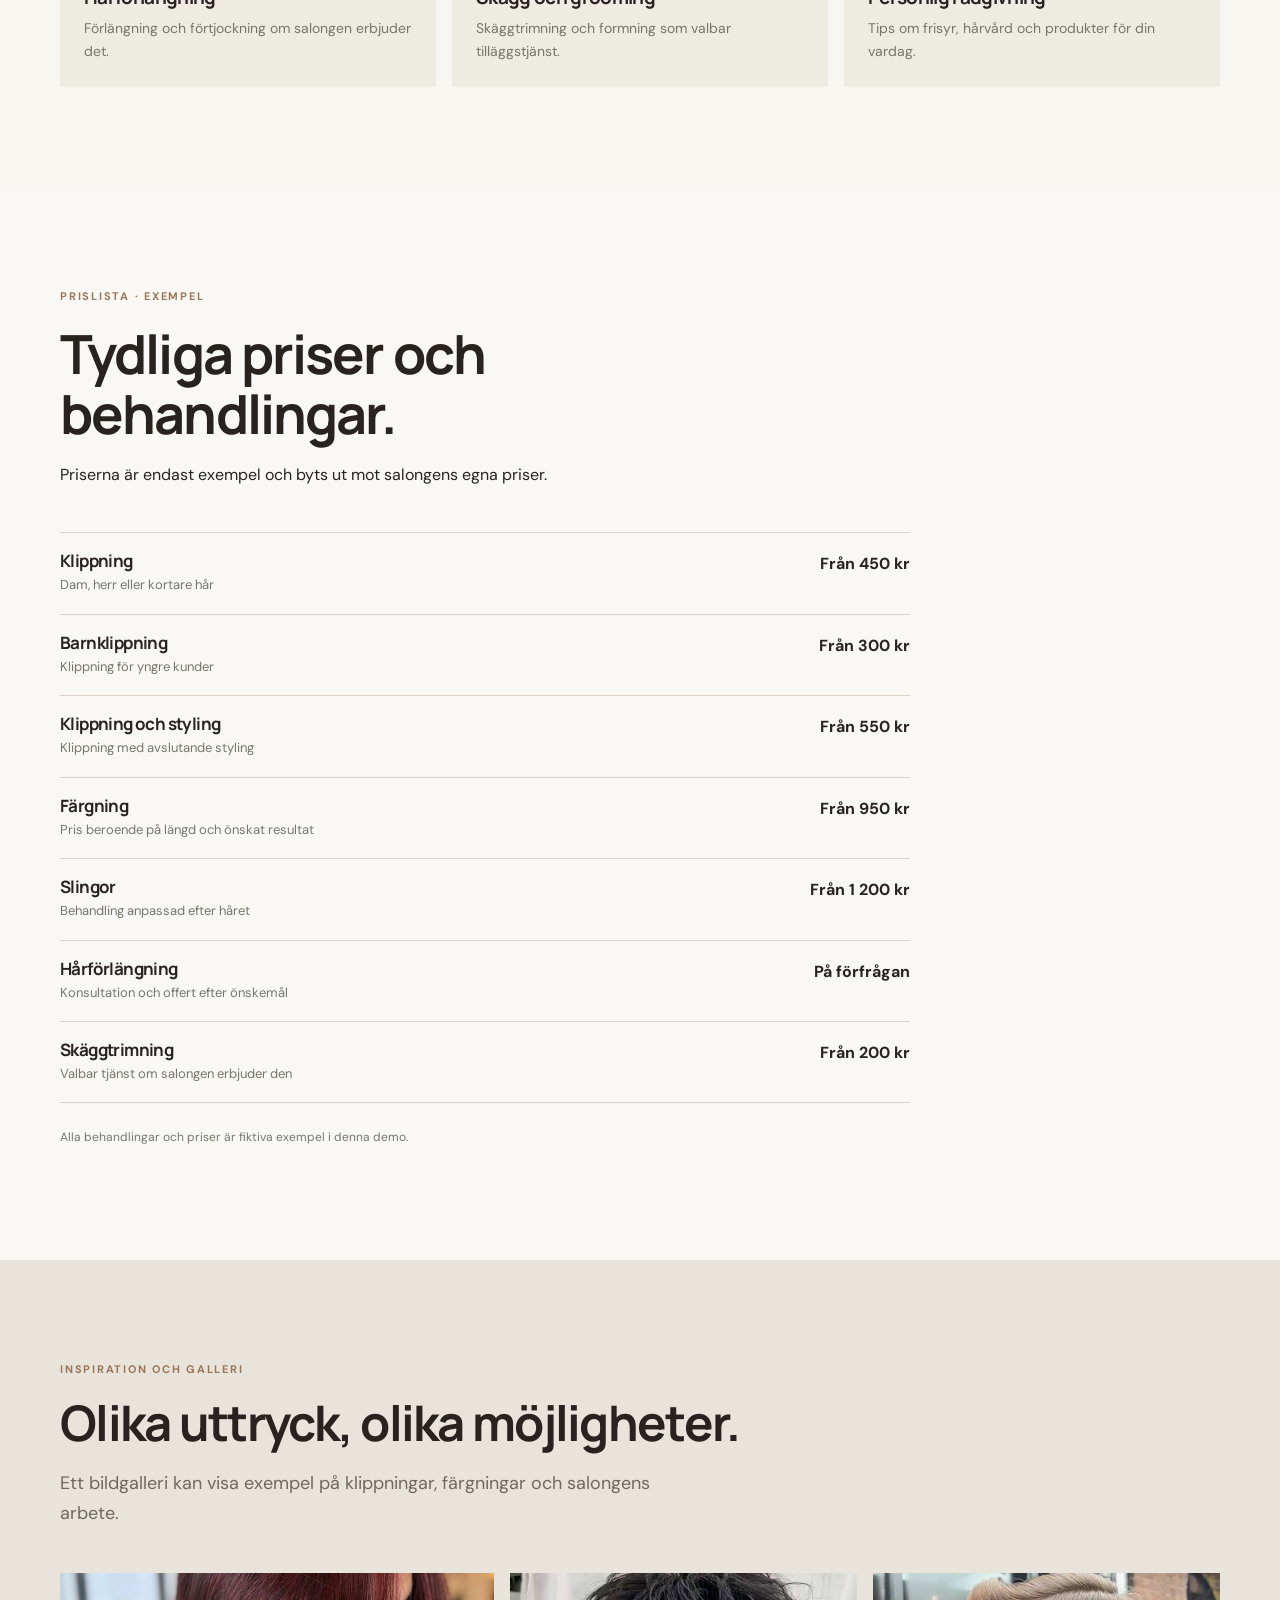
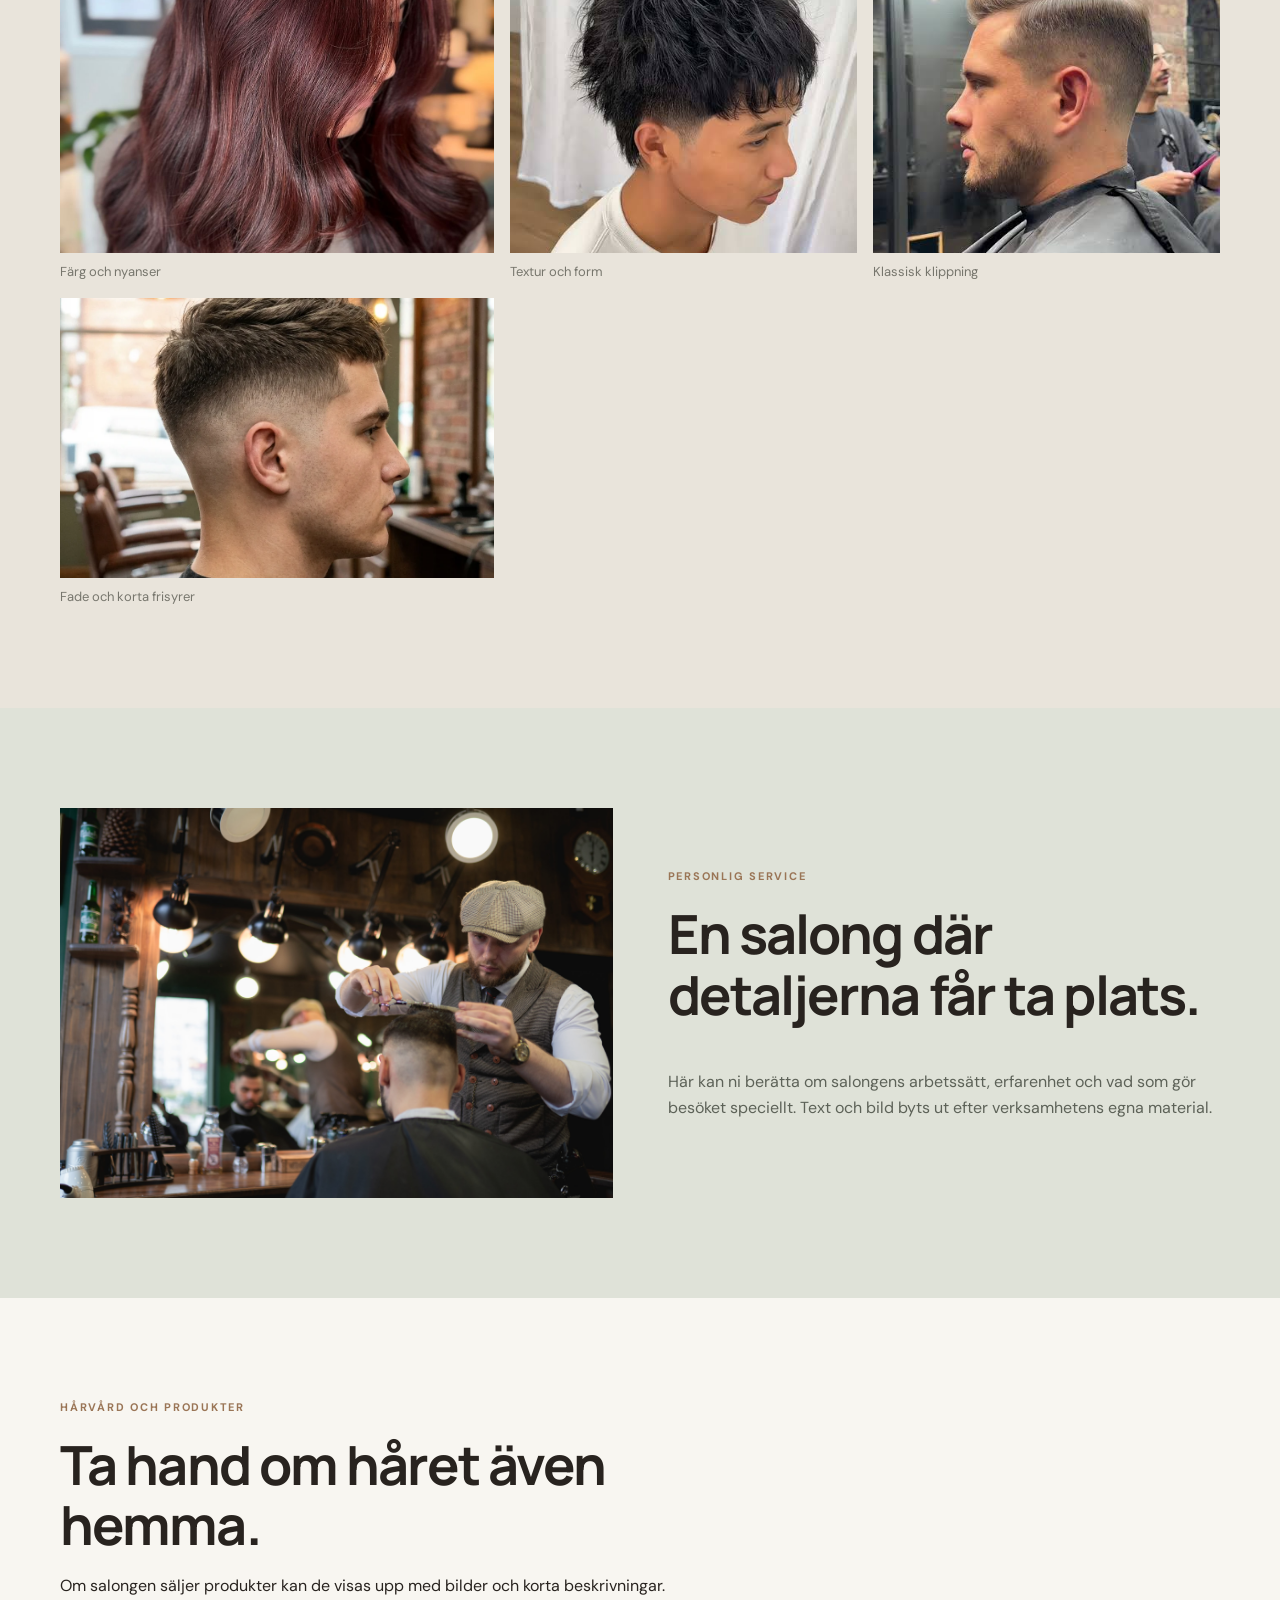
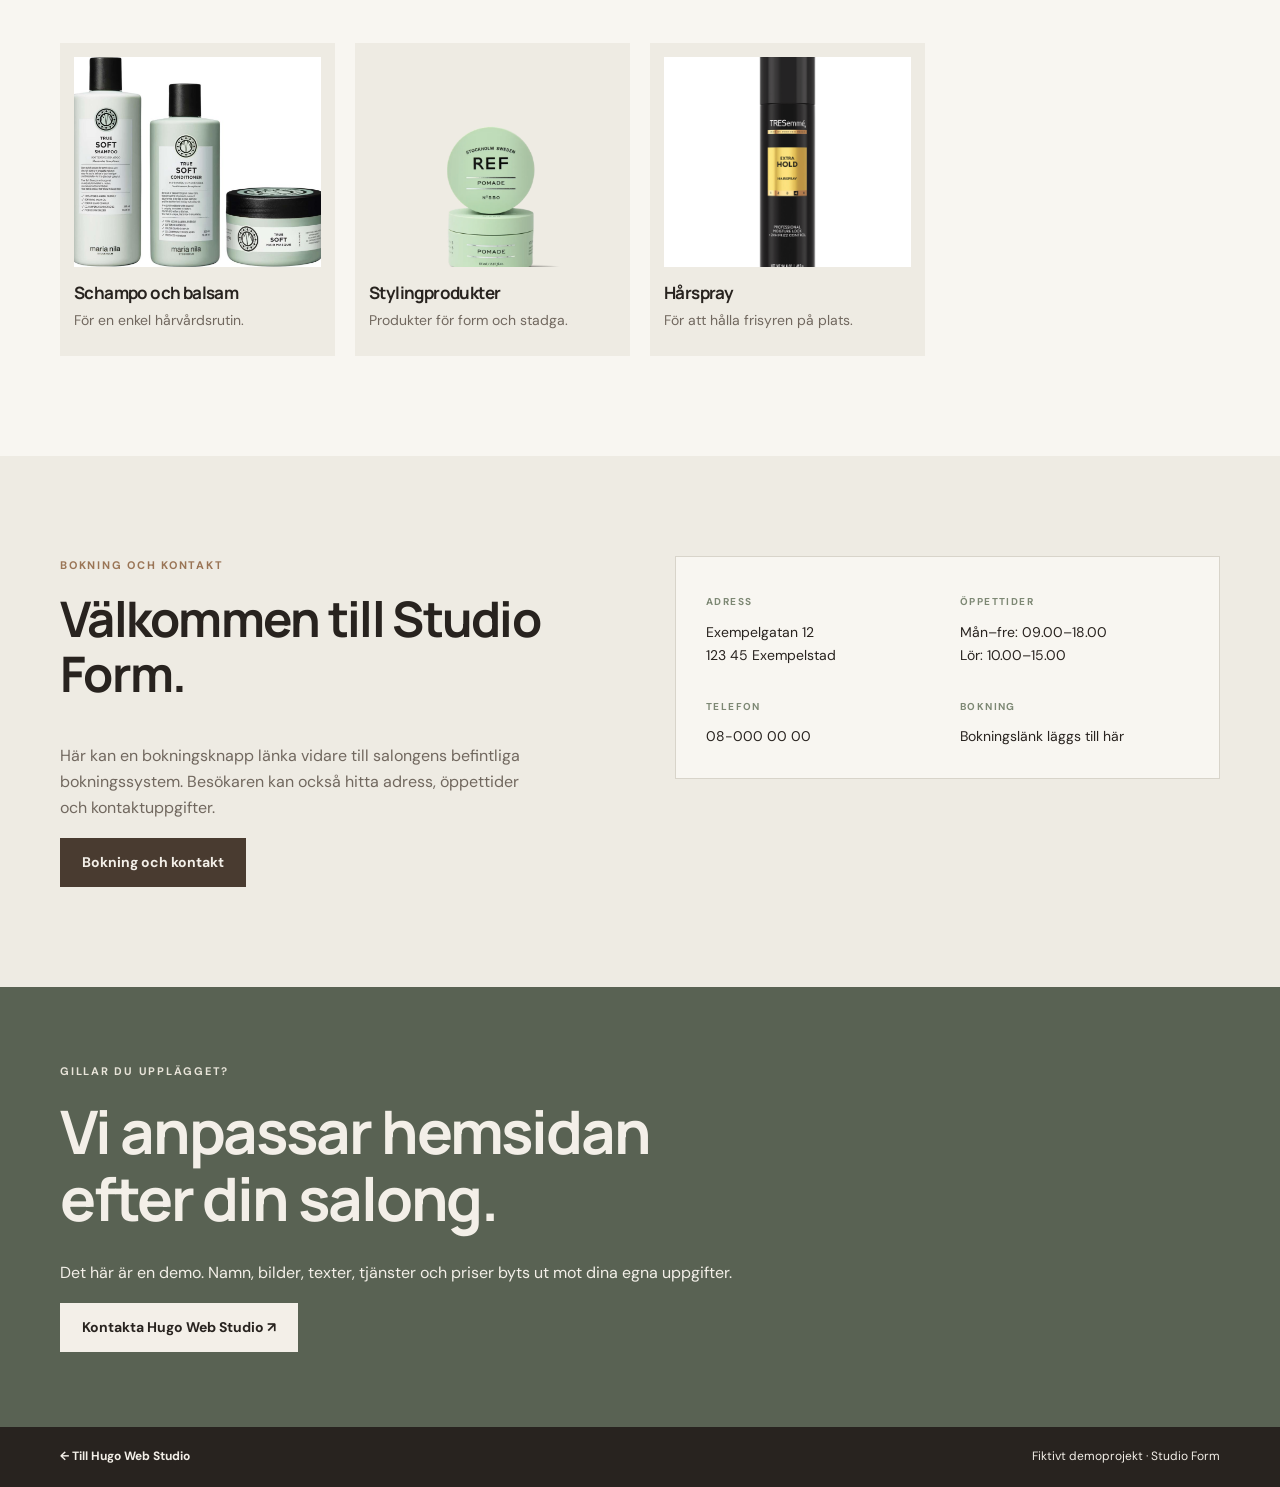
<file: frisor.html>
<!DOCTYPE html>
<html lang="sv">
<head>
<meta charset="UTF-8">
<meta name="viewport" content="width=device-width, initial-scale=1.0">
<meta name="description" content="Exempel på en modern och personlig hemsida för en frisörsalong.">
<title>Studio Form | Frisör – Demo från Hugo Web Studio</title>
<link rel="preconnect" href="https://fonts.googleapis.com">
<link rel="preconnect" href="https://fonts.gstatic.com" crossorigin>
<link href="https://fonts.googleapis.com/css2?family=DM+Sans:wght@400;500;600;700&family=Manrope:wght@500;600;700;800&display=swap" rel="stylesheet">
<link rel="stylesheet" href="style.css">
<style>
.salon-demo{--salon-ink:#292923;--salon-muted:#77766d;--salon-sage:#7d8874;--salon-cream:#f4f1e9;--salon-pink:#d9c7bc}
.salon-demo .demo-top{background:#292923}
.salon-demo .demo-hero{min-height:650px;background:#5c5b50}
.salon-demo .demo-hero-shade{background:linear-gradient(90deg,rgba(28,30,25,.78),rgba(28,30,25,.28) 65%,rgba(28,30,25,.12))}
.salon-demo .demo-hero .eyebrow{color:#e5d4c7}
.salon-demo .demo-hero h1{max-width:700px}
.salon-demo .salon-intro{background:#eeebe3}
.salon-demo .salon-intro h2,.salon-demo .salon-services h2,.salon-demo .salon-gallery h2,.salon-demo .salon-details h2{font-size:clamp(32px,4vw,49px)}
.salon-demo .salon-services{background:#f8f6f1}
.salon-demo .service-tiles{display:grid;grid-template-columns:repeat(3,minmax(0,1fr));gap:16px}
.salon-demo .service-tile{background:#eeebe3;padding:24px;border-top:3px solid var(--salon-sage)}
.salon-demo .service-tile h3{font-size:19px;margin:0 0 8px}
.salon-demo .service-tile p{font-size:14px;color:var(--salon-muted);margin:0}
.salon-demo .salon-price-list{max-width:850px;border-top:1px solid #d8d4ca}
.salon-demo .salon-price-row{display:flex;justify-content:space-between;gap:20px;padding:18px 0;border-bottom:1px solid #d8d4ca}
.salon-demo .salon-price-row h3{font-size:17px;margin:0 0 4px}
.salon-demo .salon-price-row p{font-size:13px;color:var(--salon-muted);margin:0}
.salon-demo .salon-price-row strong{white-space:nowrap}
.salon-demo .salon-gallery{background:#e9e4db}
.salon-demo .salon-gallery-grid{display:grid;grid-template-columns:1.25fr 1fr 1fr;gap:16px}
.salon-demo .salon-gallery-grid figure{margin:0}
.salon-demo .salon-gallery-grid img{width:100%;height:280px;object-fit:cover}
.salon-demo .salon-gallery-grid figcaption{font-size:13px;color:var(--salon-muted);margin-top:8px}
.salon-demo .salon-feature{background:#dfe2d8}
.salon-demo .salon-feature-grid{display:grid;grid-template-columns:1fr 1fr;gap:55px;align-items:center}
.salon-demo .salon-feature-grid img{width:100%;height:390px;object-fit:cover}
.salon-demo .salon-feature-grid p:not(.eyebrow){color:#5d6258}
.salon-demo .salon-products{background:#f8f6f1}
.salon-demo .product-card{background:#eeebe3}
.salon-demo .salon-details{background:#eeebe3}
.salon-demo .salon-contact-card{background:#f8f6f1;border:1px solid #d8d4ca;padding:30px;display:grid;grid-template-columns:1fr 1fr;gap:25px}
.salon-demo .salon-contact-card span{font-size:10px;letter-spacing:.14em;color:var(--salon-sage);font-weight:700}
.salon-demo .salon-contact-card p{margin:7px 0 0;font-size:14px}
.salon-demo .demo-cta{background:#596253}
.salon-demo .demo-cta .eyebrow{color:#e8e4d9}
.salon-demo .salon-note{font-size:12px;color:#77766d;margin-top:25px}
@media(max-width:800px){.salon-demo .service-tiles{grid-template-columns:1fr 1fr}.salon-demo .salon-gallery-grid{grid-template-columns:1fr 1fr}.salon-demo .salon-gallery-grid figure:first-child{grid-column:1/-1}.salon-demo .salon-feature-grid{grid-template-columns:1fr;gap:28px}}
@media(max-width:600px){.salon-demo .service-tiles,.salon-demo .salon-gallery-grid,.salon-demo .salon-contact-card{grid-template-columns:1fr}.salon-demo .salon-gallery-grid figure:first-child{grid-column:auto}.salon-demo .salon-gallery-grid img{height:235px}.salon-demo .salon-feature-grid img{height:260px}.salon-demo .salon-price-row{gap:12px}.salon-demo .salon-price-row h3{font-size:16px}}
</style>
</head>
<body class="demo salon-demo">
<div class="demo-top"><div class="wrap"><a href="index.html#exempel">← Hugo Web Studio</a><span>Demoprojekt · Fiktiv frisörsalong</span></div></div>
<main>
<section class="demo-hero">
  <img class="demo-hero-image" src="barberworking.jpg" alt="Frisör arbetar med en kund">
  <div class="demo-hero-shade"></div>
  <div class="wrap demo-hero-content">
    <p class="eyebrow">STUDIO FORM · FRISÖR</p>
    <h1>En stil som känns som du.</h1>
    <p>Personlig hårvård, genomtänkta detaljer och behandlingar anpassade efter dina önskemål.</p>
    <div class="actions"><a class="button button-light" href="#tjanster">Se behandlingar</a><a class="button button-outline-light" href="#kontakt">Hitta salongen</a></div>
  </div>
</section>
<section class="section-tight salon-intro">
  <div class="wrap intro-grid">
    <div><p class="eyebrow">VÄLKOMMEN TILL STUDIO FORM</p><h2>Din stund. Din stil. Vårt hantverk.</h2></div>
    <p>Vi vill att varje besök ska kännas personligt och avslappnat. Oavsett om du vill fräscha upp din vanliga frisyr, prova en ny färg eller få hjälp att hitta en stil som passar dig börjar vi med att lyssna på dina önskemål.</p>
  </div>
</section>
<section class="section salon-services" id="tjanster">
  <div class="wrap">
    <div class="section-heading"><p class="eyebrow">BEHANDLINGAR · EXEMPEL</p><h2>Hitta behandlingen som passar dig.</h2><p class="lead">Tjänsterna nedan är exempel och kan anpassas efter vad salongen faktiskt erbjuder.</p></div>
    <div class="service-tiles">
      <article class="service-tile"><h3>Klippning</h3><p>Damklippning, herrklippning, barnklippning och formning.</p></article>
      <article class="service-tile"><h3>Färg och slingor</h3><p>Färgning, slingor, toning och uppfräschning av färg.</p></article>
      <article class="service-tile"><h3>Styling</h3><p>Fön, styling och hjälp inför speciella tillfällen.</p></article>
      <article class="service-tile"><h3>Hårförlängning</h3><p>Förlängning och förtjockning om salongen erbjuder det.</p></article>
      <article class="service-tile"><h3>Skägg och grooming</h3><p>Skäggtrimning och formning som valbar tilläggstjänst.</p></article>
      <article class="service-tile"><h3>Personlig rådgivning</h3><p>Tips om frisyr, hårvård och produkter för din vardag.</p></article>
    </div>
  </div>
</section>
<section class="section demo-menu">
  <div class="wrap">
    <div class="section-heading"><p class="eyebrow">PRISLISTA · EXEMPEL</p><h2>Tydliga priser och behandlingar.</h2><p>Priserna är endast exempel och byts ut mot salongens egna priser.</p></div>
    <div class="salon-price-list">
      <div class="salon-price-row"><div><h3>Klippning</h3><p>Dam, herr eller kortare hår</p></div><strong>Från 450 kr</strong></div>
      <div class="salon-price-row"><div><h3>Barnklippning</h3><p>Klippning för yngre kunder</p></div><strong>Från 300 kr</strong></div>
      <div class="salon-price-row"><div><h3>Klippning och styling</h3><p>Klippning med avslutande styling</p></div><strong>Från 550 kr</strong></div>
      <div class="salon-price-row"><div><h3>Färgning</h3><p>Pris beroende på längd och önskat resultat</p></div><strong>Från 950 kr</strong></div>
      <div class="salon-price-row"><div><h3>Slingor</h3><p>Behandling anpassad efter håret</p></div><strong>Från 1 200 kr</strong></div>
      <div class="salon-price-row"><div><h3>Hårförlängning</h3><p>Konsultation och offert efter önskemål</p></div><strong>På förfrågan</strong></div>
      <div class="salon-price-row"><div><h3>Skäggtrimning</h3><p>Valbar tjänst om salongen erbjuder den</p></div><strong>Från 200 kr</strong></div>
    </div>
    <p class="salon-note">Alla behandlingar och priser är fiktiva exempel i denna demo.</p>
  </div>
</section>
<section class="section salon-gallery">
  <div class="wrap">
    <div class="section-heading"><p class="eyebrow">INSPIRATION OCH GALLERI</p><h2>Olika uttryck, olika möjligheter.</h2><p class="lead">Ett bildgalleri kan visa exempel på klippningar, färgningar och salongens arbete.</p></div>
    <div class="salon-gallery-grid">
      <figure><img src="haircolor.jpg" alt="Exempel på hårfärgning"><figcaption>Färg och nyanser</figcaption></figure>
      <figure><img src="texturedhair.jpg" alt="Exempel på texturerad frisyr"><figcaption>Textur och form</figcaption></figure>
      <figure><img src="classiccut.jpg" alt="Exempel på klassisk klippning"><figcaption>Klassisk klippning</figcaption></figure>
      <figure><img src="fade.jpg" alt="Exempel på fade-klippning"><figcaption>Fade och korta frisyrer</figcaption></figure>
    </div>
  </div>
</section>
<section class="section salon-feature">
  <div class="wrap salon-feature-grid">
    <img src="barberworking.jpg" alt="Exempelbild på frisörarbete">
    <div><p class="eyebrow">PERSONLIG SERVICE</p><h2>En salong där detaljerna får ta plats.</h2><p>Här kan ni berätta om salongens arbetssätt, erfarenhet och vad som gör besöket speciellt. Text och bild byts ut efter verksamhetens egna material.</p></div>
  </div>
</section>
<section class="section salon-products">
  <div class="wrap">
    <div class="section-heading"><p class="eyebrow">HÅRVÅRD OCH PRODUKTER</p><h2>Ta hand om håret även hemma.</h2><p>Om salongen säljer produkter kan de visas upp med bilder och korta beskrivningar.</p></div>
    <div class="product-grid">
      <article class="product-card"><img src="hairproducts.jpg" alt="Exempel på hårvårdsprodukter"><h3>Schampo och balsam</h3><p>För en enkel hårvårdsrutin.</p></article>
      <article class="product-card"><img src="pomade.jpg" alt="Exempel på stylingprodukt"><h3>Stylingprodukter</h3><p>Produkter för form och stadga.</p></article>
      <article class="product-card"><img src="hairspray.jpg" alt="Exempel på hårspray"><h3>Hårspray</h3><p>För att hålla frisyren på plats.</p></article>
    </div>
  </div>
</section>
<section class="section salon-details" id="kontakt">
  <div class="wrap details-grid">
    <div><p class="eyebrow">BOKNING OCH KONTAKT</p><h2>Välkommen till Studio Form.</h2><p>Här kan en bokningsknapp länka vidare till salongens befintliga bokningssystem. Besökaren kan också hitta adress, öppettider och kontaktuppgifter.</p><a class="button button-dark" href="#kontaktkort">Bokning och kontakt</a></div>
    <div class="salon-contact-card" id="kontaktkort">
      <div><span>ADRESS</span><p>Exempelgatan 12<br>123 45 Exempelstad</p></div>
      <div><span>ÖPPETTIDER</span><p>Mån–fre: 09.00–18.00<br>Lör: 10.00–15.00</p></div>
      <div><span>TELEFON</span><p>08-000 00 00</p></div>
      <div><span>BOKNING</span><p>Bokningslänk läggs till här</p></div>
    </div>
  </div>
</section>
<section class="demo-cta"><div class="wrap"><p class="eyebrow">GILLAR DU UPPLÄGGET?</p><h2>Vi anpassar hemsidan<br>efter din salong.</h2><p>Det här är en demo. Namn, bilder, texter, tjänster och priser byts ut mot dina egna uppgifter.</p><a class="button button-light" href="index.html#kontakt">Kontakta Hugo Web Studio ↗</a></div></section>
</main>
<footer class="demo-footer"><div class="wrap"><a href="index.html">← Till Hugo Web Studio</a><span>Fiktivt demoprojekt · Studio Form</span></div></footer>
</body>
</html>
</file>
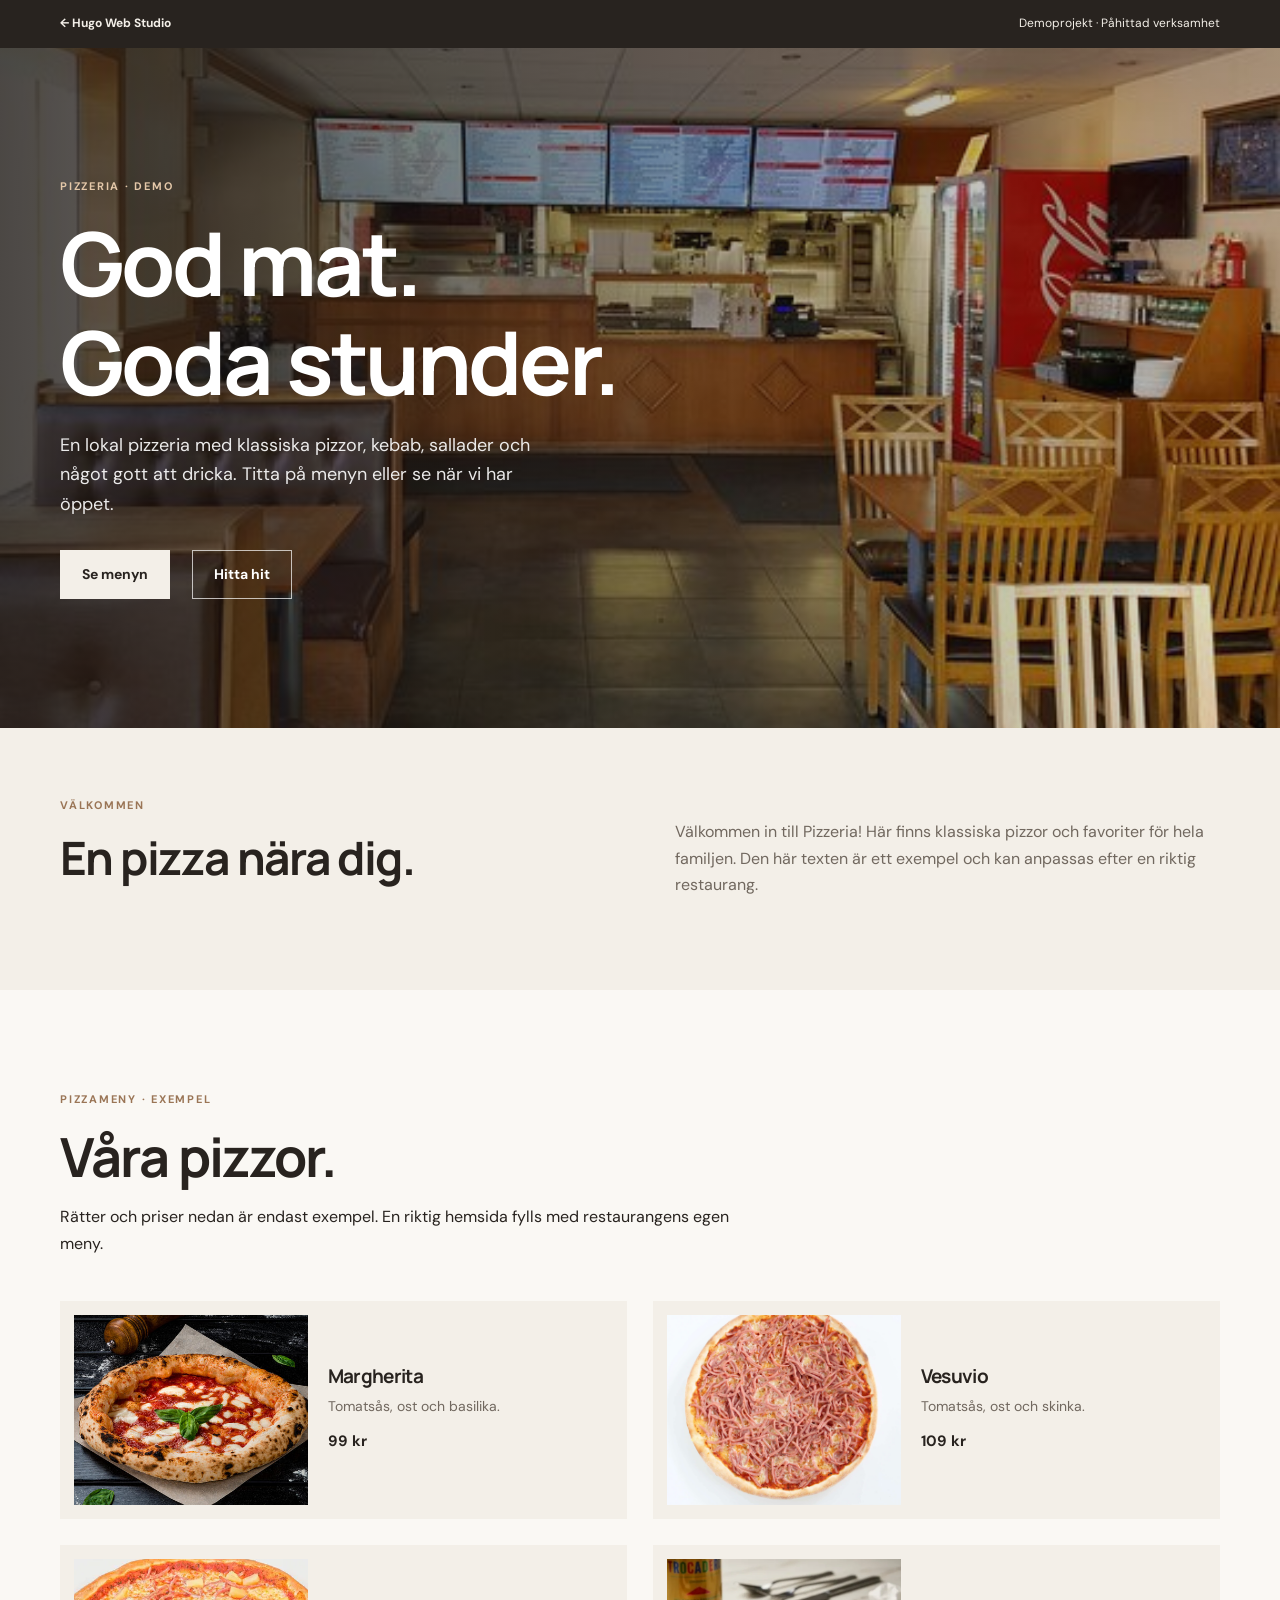
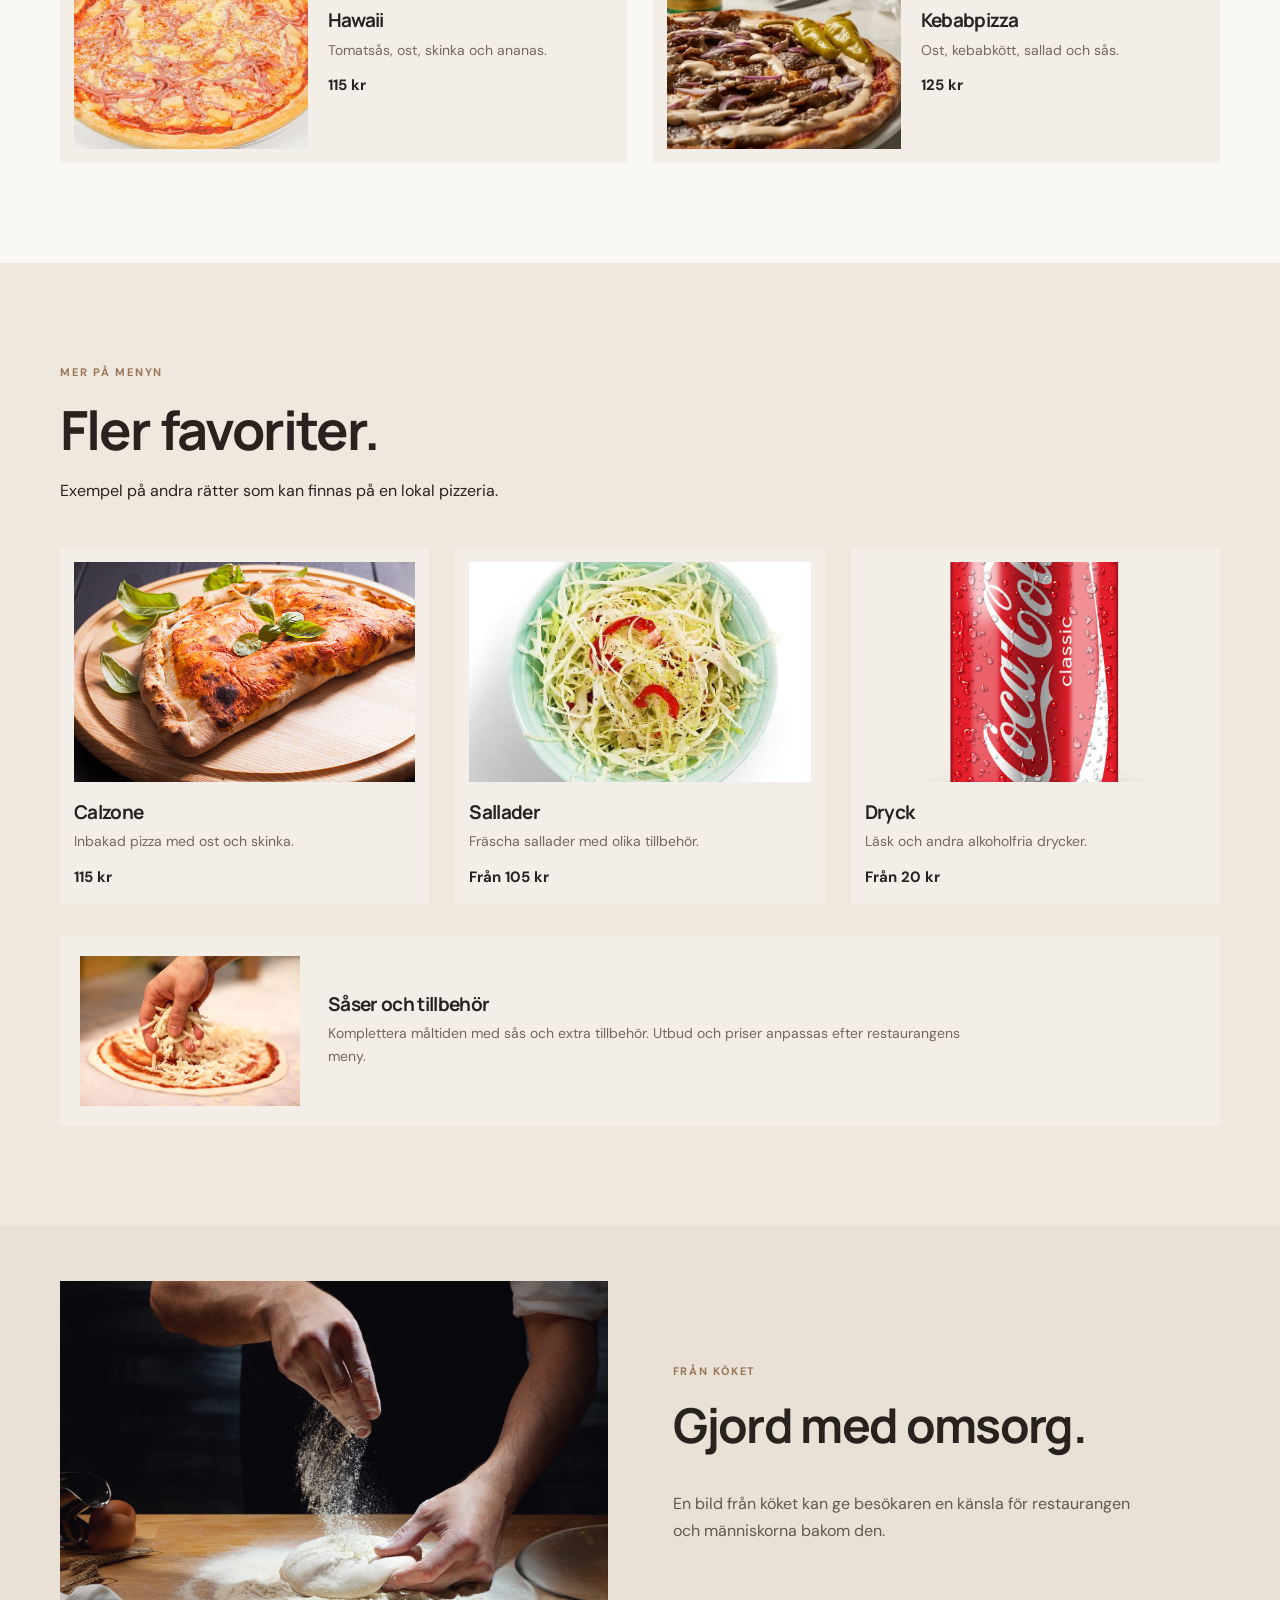
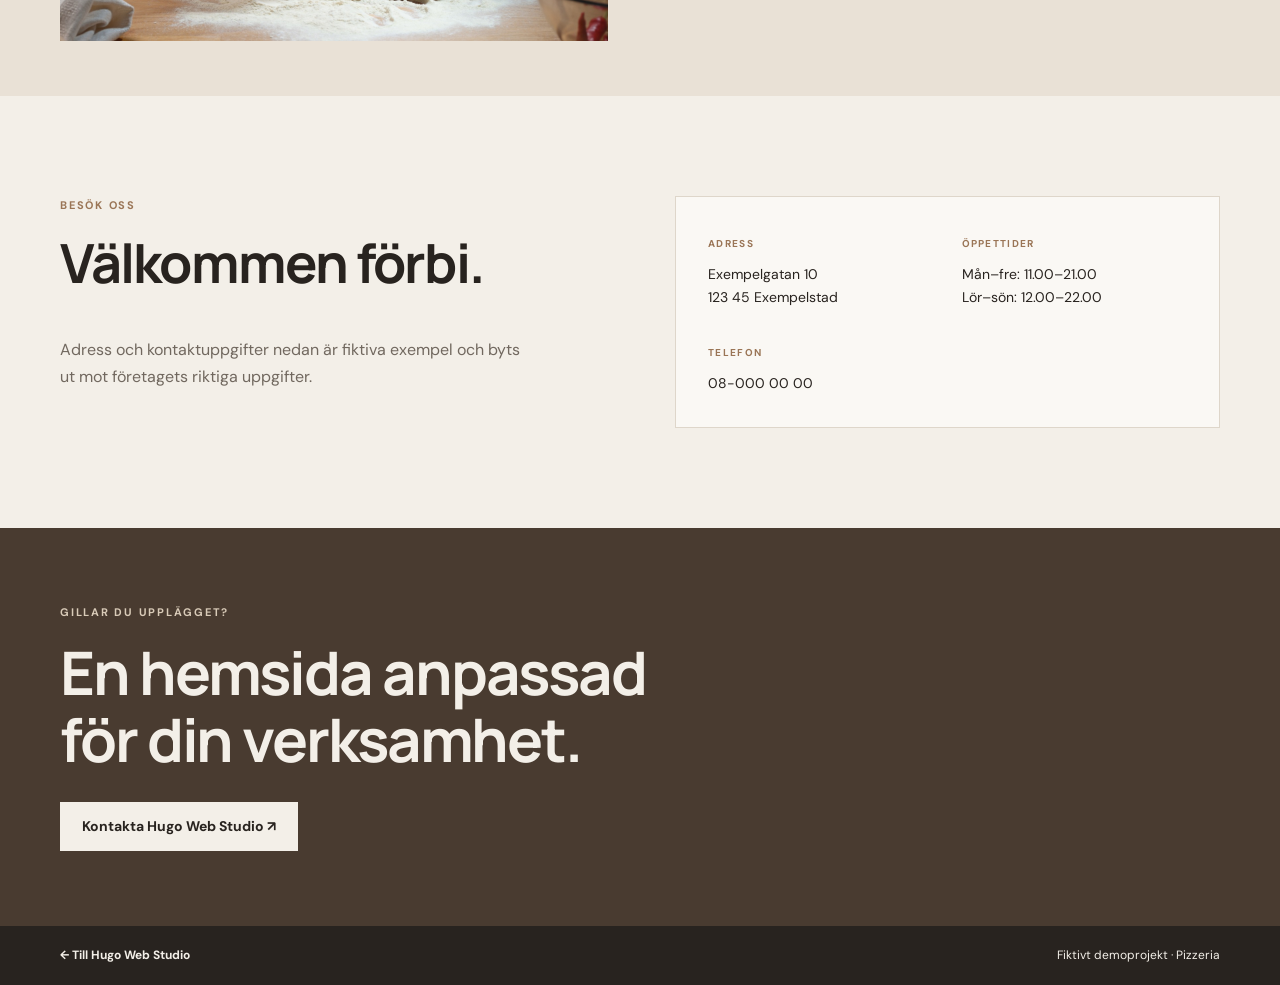
<file: pizzeria.html>
<!DOCTYPE html>
<html lang="sv">
<head>
<meta charset="UTF-8"><meta name="viewport" content="width=device-width, initial-scale=1.0">
<link rel="icon" href="pizza.ico" type="image/x-icon">
<meta name="description" content="Exempel på en enkel hemsida för en lokal pizzeria.">
<title>Pizzeria | Demo – Hugo Web Studio</title>
<link rel="preconnect" href="https://fonts.googleapis.com"><link rel="preconnect" href="https://fonts.gstatic.com" crossorigin>
<link href="https://fonts.googleapis.com/css2?family=DM+Sans:wght@400;500;600;700&family=Manrope:wght@500;600;700;800&display=swap" rel="stylesheet"><link rel="stylesheet" href="style.css">
</head>
<body class="demo t-pizza">
<div class="demo-top"><div class="wrap"><a href="index.html#exempel">← Hugo Web Studio</a><span>Demoprojekt · Påhittad verksamhet</span></div></div>
<main>
<section class="demo-hero pizza-hero">
  <img class="demo-hero-image" src="pizzainside.jpg" alt="Interiör från en kvarterspizzeria">
  <div class="demo-hero-shade"></div>
  <div class="wrap demo-hero-content"><p class="eyebrow">PIZZERIA · DEMO</p><h1>God mat.<br>Goda stunder.</h1><p>En lokal pizzeria med klassiska pizzor, kebab, sallader och något gott att dricka. Titta på menyn eller se när vi har öppet.</p><div class="actions"><a class="button button-light" href="#meny">Se menyn</a><a class="button button-outline-light" href="#hitta">Hitta hit</a></div></div>
</section>
<section class="demo-intro section-tight"><div class="wrap intro-grid"><div><p class="eyebrow">VÄLKOMMEN</p><h2>En pizza nära dig.</h2></div><p>Välkommen in till Pizzeria! Här finns klassiska pizzor och favoriter för hela familjen. Den här texten är ett exempel och kan anpassas efter en riktig restaurang.</p></div></section>
<section class="section demo-menu" id="meny"><div class="wrap"><div class="section-heading"><p class="eyebrow">PIZZAMENY · EXEMPEL</p><h2>Våra pizzor.</h2><p>Rätter och priser nedan är endast exempel. En riktig hemsida fylls med restaurangens egen meny.</p></div>
<div class="food-grid pizza-grid">
<article class="food-card"><img src="margherita.jpg" alt="Margherita med tomatsås, ost och basilika"><div><h3>Margherita</h3><p>Tomatsås, ost och basilika.</p><strong>99 kr</strong></div></article>
<article class="food-card"><img src="vesuvio.jpg" alt="Vesuvio med skinka och ost"><div><h3>Vesuvio</h3><p>Tomatsås, ost och skinka.</p><strong>109 kr</strong></div></article>
<article class="food-card"><img src="hawaii.jpg" alt="Hawaii med skinka och ananas"><div><h3>Hawaii</h3><p>Tomatsås, ost, skinka och ananas.</p><strong>115 kr</strong></div></article>
<article class="food-card"><img src="kebabpizza.jpg" alt="Kebabpizza med kebabkött och sås"><div><h3>Kebabpizza</h3><p>Ost, kebabkött, sallad och sås.</p><strong>125 kr</strong></div></article>
</div></div></section>
<section class="section extra-menu"><div class="wrap"><div class="section-heading"><p class="eyebrow">MER PÅ MENYN</p><h2>Fler favoriter.</h2><p>Exempel på andra rätter som kan finnas på en lokal pizzeria.</p></div>
<div class="food-grid three-food">
<article class="food-card"><img src="calzone.jpg" alt="Calzone"><div><h3>Calzone</h3><p>Inbakad pizza med ost och skinka.</p><strong>115 kr</strong></div></article>
<article class="food-card"><img src="sallad.jpg" alt="Sallad"><div><h3>Sallader</h3><p>Fräscha sallader med olika tillbehör.</p><strong>Från 105 kr</strong></div></article>
<article class="food-card"><img src="drinks.jpg" alt="Kalla drycker"><div><h3>Dryck</h3><p>Läsk och andra alkoholfria drycker.</p><strong>Från 20 kr</strong></div></article>
</div>
<div class="menu-note"><img src="pizzaextras.jpg" alt="Extra tillbehör till pizza"><div><h3>Såser och tillbehör</h3><p>Komplettera måltiden med sås och extra tillbehör. Utbud och priser anpassas efter restaurangens meny.</p></div></div>
</div></section>
<section class="image-band"><div class="wrap image-band-grid"><img src="making.jpg" alt="Pizzabagare som förbereder en pizza"><div><p class="eyebrow">FRÅN KÖKET</p><h2>Gjord med omsorg.</h2><p>En bild från köket kan ge besökaren en känsla för restaurangen och människorna bakom den.</p></div></div></section>
<section class="section demo-details" id="hitta"><div class="wrap details-grid"><div><p class="eyebrow">BESÖK OSS</p><h2>Välkommen förbi.</h2><p>Adress och kontaktuppgifter nedan är fiktiva exempel och byts ut mot företagets riktiga uppgifter.</p></div><div class="detail-card"><div><span>ADRESS</span><p>Exempelgatan 10<br>123 45 Exempelstad</p></div><div><span>ÖPPETTIDER</span><p>Mån–fre: 11.00–21.00<br>Lör–sön: 12.00–22.00</p></div><div><span>TELEFON</span><p>08-000 00 00</p></div></div></div></section>
<section class="demo-cta"><div class="wrap"><p class="eyebrow">GILLAR DU UPPLÄGGET?</p><h2>En hemsida anpassad<br>för din verksamhet.</h2><a class="button button-light" href="index.html#kontakt">Kontakta Hugo Web Studio ↗</a></div></section>
</main>
<footer class="demo-footer"><div class="wrap"><a href="index.html">← Till Hugo Web Studio</a><span>Fiktivt demoprojekt · Pizzeria</span></div></footer>
</body></html>
</file>
<file: style.css>
/* Hugo Web Studio – varm, avskalad grundstil */
:root{
  --paper:#f3efe8;--surface:#faf8f4;--ink:#28231f;--muted:#71685f;
  --line:#ded6ca;--walnut:#493b30;--sand:#d9cbb8;--accent:#9a7556;
  --font:"DM Sans",system-ui,sans-serif;--display:"Manrope","DM Sans",sans-serif;
  --max:1160px;
}
*{box-sizing:border-box}
html{scroll-behavior:smooth;scroll-padding-top:90px}
body{margin:0;background:var(--paper);color:var(--ink);font:16px/1.65 var(--font)}
h1,h2,h3,p,figure{margin-top:0}
h1,h2,h3{font-family:var(--display);line-height:1.12;letter-spacing:-.035em}
h1{font-size:clamp(42px,6vw,76px);font-weight:700}
h2{font-size:clamp(32px,4.4vw,54px);font-weight:700}
h3{font-size:21px;font-weight:700}
p{margin-bottom:1em}
a{color:inherit}
img{display:block;max-width:100%}
.wrap{width:min(var(--max),calc(100% - 48px));margin-inline:auto}
.eyebrow{font-size:11px;font-weight:700;letter-spacing:.16em;color:var(--accent);margin-bottom:18px}
.lead{font-size:18px;color:var(--muted);max-width:610px}
.small-note,.image-caption,.demo-disclaimer{font-size:13px;color:var(--muted)}
/* Header */
.header{position:sticky;top:0;z-index:20;background:rgba(243,239,232,.94);backdrop-filter:blur(12px);border-bottom:1px solid var(--line)}
.nav-wrap{min-height:76px;display:flex;align-items:center;justify-content:space-between;gap:24px}
.logo{display:inline-flex;align-items:center;gap:11px;text-decoration:none;font:700 17px var(--display);letter-spacing:-.03em}
.logo-mark{width:34px;height:34px;display:grid;place-items:center;background:var(--walnut);color:var(--paper);font-size:16px}
nav{display:flex;align-items:center;gap:28px;font-size:14px;font-weight:600}
nav a{text-decoration:none;color:var(--muted)}
nav a:hover,.text-link:hover{color:var(--accent)}
nav .nav-cta{padding:10px 16px;background:var(--walnut);color:var(--paper)}
/* Buttons */
.actions{display:flex;align-items:center;gap:22px;flex-wrap:wrap;margin-top:30px}
.button{display:inline-flex;align-items:center;justify-content:center;gap:12px;min-height:48px;padding:12px 21px;text-decoration:none;font-size:14px;font-weight:700;transition:background .2s,color .2s,border-color .2s}
.button-dark{background:var(--walnut);color:var(--paper);border:1px solid var(--walnut)}
.button-dark:hover{background:var(--ink)}
.button-light{background:var(--paper);color:var(--ink);border:1px solid var(--paper)}
.button-light:hover{background:white}
.button-outline-light{color:white;border:1px solid rgba(255,255,255,.7);background:transparent}
.button-outline-light:hover{background:rgba(255,255,255,.12)}
.text-link{display:inline-flex;gap:10px;align-items:center;text-decoration:none;border-bottom:1px solid var(--accent);padding-bottom:4px;font-size:14px;font-weight:700}
/* Main hero */
.hero{padding:78px 0 86px}
.hero-grid{display:grid;grid-template-columns:1.03fr .97fr;gap:70px;align-items:center}
.hero-copy h1{max-width:650px;margin-bottom:22px}
.hero-copy .lead{max-width:560px}
.small-note{margin:25px 0 0}
.hero-showcase{min-width:0}
.showcase-main{height:330px;position:relative;display:block;background:var(--sand);overflow:hidden}
.showcase-main img{width:100%;height:100%;object-fit:cover}
.showcase-label{position:absolute;left:20px;bottom:20px;background:var(--paper);padding:10px 14px;font-size:13px;font-weight:700}
.showcase-bottom{display:grid;grid-template-columns:1fr 1fr;gap:12px;margin-top:12px}
.showcase-bottom a{height:118px;position:relative;overflow:hidden;background:var(--sand);text-decoration:none}
.showcase-bottom img{width:100%;height:100%;object-fit:cover}
.showcase-bottom span{position:absolute;bottom:10px;left:12px;background:var(--paper);padding:5px 9px;font-size:12px;font-weight:700}
.image-caption{text-align:right;margin:10px 0 0}
/* Trust strip */
.trust-strip{border-block:1px solid var(--line);background:rgba(250,248,244,.55)}
.trust-grid{display:grid;grid-template-columns:repeat(3,1fr);gap:30px;padding-block:25px}
.trust-grid div{display:grid;gap:3px}.trust-grid strong{font:700 15px var(--display)}.trust-grid span{font-size:13px;color:var(--muted)}
/* General sections */
.section{padding:100px 0}
.section-tight{padding:68px 0}
.section-heading{max-width:690px;margin-bottom:44px}
.section-heading h2{margin-bottom:18px}
.section-heading .lead{margin-bottom:0}
.service-grid{display:grid;grid-template-columns:repeat(4,1fr);border-top:1px solid var(--line);border-bottom:1px solid var(--line)}
.service{padding:27px 24px 30px 0}
.service+.service{border-left:1px solid var(--line);padding-left:24px}
.number{font-size:12px;color:var(--accent);letter-spacing:.1em}
.service h3{font-size:18px;margin:25px 0 10px}
.service p{font-size:14px;color:var(--muted);margin:0}
.scope-note{margin-top:48px;padding:28px 30px;background:#e9e1d6;display:grid;grid-template-columns:1fr;max-width:820px}
.scope-note h3{font-size:20px;margin-bottom:8px}.scope-note p{margin:0;color:#62584e;font-size:14px;max-width:720px}
.pricing{margin-top:55px;padding-top:28px;border-top:1px solid var(--line);max-width:680px}
.pricing h3{font-size:25px;margin-bottom:10px}.pricing p:not(.eyebrow){color:var(--muted);max-width:590px}
.pricing .text-link{margin-top:8px}
/* Examples */
.examples{background:var(--surface)}
.section-heading-row{display:flex;justify-content:space-between;align-items:end;gap:45px;max-width:none}
.section-heading-row>div{max-width:620px}.section-heading-row .lead{max-width:390px;margin-bottom:7px}
.example-grid{display:grid;grid-template-columns:repeat(3,1fr);gap:22px}
.example-card{text-decoration:none;display:block}
.example-image{height:270px;background:var(--sand);position:relative;overflow:hidden}
.example-image img{width:100%;height:100%;object-fit:cover;transition:transform .35s}
.example-card:hover .example-image img{transform:scale(1.035)}
.example-image span{position:absolute;top:15px;left:15px;background:var(--paper);padding:7px 10px;font-size:10px;font-weight:700;letter-spacing:.1em}
.example-info{display:flex;justify-content:space-between;align-items:center;padding:18px 0;border-bottom:1px solid var(--line)}
.example-info h3{font-size:20px;margin:0 0 4px}.example-info p{font-size:13px;color:var(--muted);margin:0}
.arrow{font-size:22px;color:var(--accent)}
.demo-disclaimer{margin:22px 0 0}

/* Tre lika stora, cirkulära exempel som byter plats automatiskt */
.example-orbit{display:grid;grid-template-columns:repeat(4,minmax(0,1fr));gap:clamp(18px,5vw,70px);align-items:start;max-width:900px;margin:8px auto 0}
.orbit-item{display:flex;flex-direction:column;align-items:center;gap:18px;text-decoration:none;text-align:center;min-width:0;animation:orbitFloat 7.5s ease-in-out infinite;transition:opacity .45s ease,transform .65s ease}
.orbit-two{animation-delay:-2.5s}.orbit-three{animation-delay:-5s}
.orbit-image{width:min(100%,250px);aspect-ratio:1/1;border-radius:50%;overflow:hidden;display:block;background:var(--sand);border:7px solid #fff;box-shadow:0 12px 34px rgba(40,35,31,.10);transition:transform .35s,box-shadow .35s}
.orbit-image img{width:100%;height:100%;object-fit:cover;transition:transform .5s}
.orbit-item:hover .orbit-image{transform:translateY(-7px);box-shadow:0 18px 42px rgba(40,35,31,.16)}
.orbit-item.is-shifting{opacity:.78;transform:translateY(-5px)}
.orbit-item:hover .orbit-image img{transform:scale(1.06)}
.orbit-item strong{font:700 19px var(--display);letter-spacing:-.02em}
@keyframes orbitFloat{0%,100%{transform:translateY(0)}50%{transform:translateY(-10px)}}
@media(prefers-reduced-motion:reduce){.orbit-item{animation:none}}

/* Customer images and about */
.customer-images{background:#e9e1d6}
.customer-grid,.about-grid{display:grid;grid-template-columns:1fr 1fr;gap:80px;align-items:start}
.customer-grid h2,.about-grid h2{max-width:500px}
.customer-grid p,.about-grid p{color:#62584e}
.customer-grid .text-link,.about-grid .text-link{margin-top:10px}
.about-grid{align-items:center}
/* Contact */
.contact{background:var(--walnut);color:var(--paper)}
.contact-grid{display:grid;grid-template-columns:1fr .8fr;gap:80px;align-items:center}
.contact .eyebrow{color:var(--sand)}
.contact .lead{color:#e0d6ca;margin:20px 0 0}
.contact-card{padding:34px;background:#59483a;display:flex;flex-direction:column;align-items:flex-start;gap:22px}
.contact-label{font-size:10px;letter-spacing:.15em;color:var(--sand);font-weight:700}
.email{font:600 clamp(17px,2vw,23px) var(--display);overflow-wrap:anywhere;text-decoration:none;border-bottom:1px solid rgba(255,255,255,.4);padding-bottom:8px}
.footer{padding:25px 0;color:var(--muted);font-size:12px}
.footer-inner{display:flex;align-items:center;justify-content:space-between;gap:16px;flex-wrap:wrap}
.footer .logo{color:var(--ink);font-size:14px}.footer .logo-mark{width:28px;height:28px;font-size:13px}
/* Demo pages */
.demo{background:var(--surface);color:var(--ink)}
.demo-top{background:var(--ink);color:var(--paper);font-size:12px}
.demo-top .wrap{min-height:48px;display:flex;justify-content:space-between;align-items:center;gap:15px}
.demo-top a,.demo-footer a{color:inherit;text-decoration:none;font-weight:700}
.demo-hero{height:min(680px,72vw);min-height:520px;position:relative;display:flex;align-items:center;background:var(--walnut);color:white;overflow:hidden}
.demo-hero-image{position:absolute;inset:0;width:100%;height:100%;object-fit:cover}
.demo-hero-shade{position:absolute;inset:0;background:linear-gradient(90deg,rgba(25,20,16,.78),rgba(25,20,16,.38) 55%,rgba(25,20,16,.12))}
.demo-hero-content{position:relative;z-index:1;padding-block:60px}
.demo-hero .eyebrow{color:#e4c8a9}
.demo-hero h1{font-size:clamp(48px,7vw,88px);max-width:760px;margin-bottom:20px}
.demo-hero-content>p:not(.eyebrow){font-size:18px;max-width:510px;color:rgba(255,255,255,.9)}
.demo-intro{background:var(--paper)}
.intro-grid{display:grid;grid-template-columns:1fr 1fr;gap:70px;align-items:center}
.intro-grid h2{font-size:clamp(30px,4vw,46px)}
.intro-grid>p{max-width:540px;color:var(--muted);margin:0}
.demo-menu{background:var(--surface)}
.menu-layout{display:grid;grid-template-columns:1.1fr .9fr;gap:55px;align-items:center}
.menu-list{border-top:1px solid var(--line)}
.menu-item{display:flex;justify-content:space-between;align-items:start;gap:20px;padding:19px 0;border-bottom:1px solid var(--line)}
.menu-item h3{font-size:18px;margin:0 0 4px}.menu-item p{font-size:14px;color:var(--muted);margin:0}
.menu-item strong{white-space:nowrap;font-size:15px}
.menu-photo{width:100%;height:390px;object-fit:cover}
.image-band{padding:55px 0;background:#e9e1d6}
.image-band-grid{display:grid;grid-template-columns:1fr 1fr;gap:65px;align-items:center}
.image-band img{width:100%;height:360px;object-fit:cover}
.image-band h2{font-size:clamp(32px,4vw,48px)}
.image-band p:not(.eyebrow){color:#62584e;max-width:460px}
.demo-details{background:var(--paper)}
.details-grid{display:grid;grid-template-columns:1fr 1fr;gap:70px;align-items:start}
.details-grid>div:first-child>p:not(.eyebrow){color:var(--muted);max-width:460px}
.detail-card{background:var(--surface);padding:32px;display:grid;grid-template-columns:1fr 1fr;gap:28px;border:1px solid var(--line)}
.detail-card span{font-size:10px;letter-spacing:.13em;color:var(--accent);font-weight:700}
.detail-card p{margin:8px 0 0;font-size:14px}
.demo-cta{background:var(--walnut);color:var(--paper);padding:75px 0}
.demo-cta .eyebrow{color:var(--sand)}
.demo-cta h2{font-size:clamp(36px,5vw,60px);margin-bottom:28px}
.demo-footer{background:var(--ink);color:var(--paper);font-size:12px;padding:20px 0}
.demo-footer .wrap{display:flex;justify-content:space-between;gap:15px;flex-wrap:wrap}
.gallery-grid{display:grid;grid-template-columns:1.35fr 1fr 1fr;gap:18px}
.gallery-grid figure,.shop-gallery-grid figure{margin:0}
.gallery-grid img{width:100%;height:260px;object-fit:cover}
.gallery-grid .gallery-large img{height:350px}
.gallery-grid figcaption,.shop-gallery-grid figcaption{font-size:12px;color:var(--muted);margin-top:9px}
.barber-gallery{background:var(--paper)}
.shop-gallery{background:var(--paper)}
.shop-gallery-grid{display:grid;grid-template-columns:1fr 1fr;gap:22px}
.shop-gallery-grid img{width:100%;height:370px;object-fit:cover}
.t-barber .demo-hero-shade{background:linear-gradient(90deg,rgba(20,24,21,.82),rgba(20,24,21,.38) 60%,rgba(20,24,21,.12))}
.t-shop .demo-hero-shade{background:linear-gradient(90deg,rgba(35,29,23,.72),rgba(35,29,23,.3) 60%,rgba(35,29,23,.08))}
:focus-visible{outline:3px solid var(--accent);outline-offset:3px}
@media(max-width:900px){
  .hero-grid{grid-template-columns:1fr;gap:45px}.hero-showcase{max-width:650px}
  .service-grid{grid-template-columns:1fr 1fr}.service:nth-child(3){border-left:0;padding-left:0;border-top:1px solid var(--line)}
  .service:nth-child(4){border-top:1px solid var(--line)}
  .example-grid{gap:16px}.example-image{height:220px}
  .example-orbit{grid-template-columns:repeat(2,minmax(0,1fr));gap:18px}.orbit-image{border-width:5px}
  .contact-grid,.customer-grid,.about-grid,.details-grid,.intro-grid,.image-band-grid{gap:40px}
}
@media(max-width:650px){
  .wrap{width:min(var(--max),calc(100% - 34px))}
  .nav-wrap{padding-block:13px;align-items:flex-start;flex-direction:column;gap:12px}
  nav{gap:12px 18px;flex-wrap:wrap;font-size:13px}
  nav .nav-cta{padding:7px 10px}
  .hero{padding:55px 0 60px}.hero-grid{gap:35px}
  .showcase-main{height:245px}.showcase-bottom a{height:95px}
  .trust-grid{grid-template-columns:1fr;gap:15px;padding-block:20px}
  .section{padding:70px 0}.section-tight{padding:50px 0}
  .service-grid{grid-template-columns:1fr}
  .service,.service+.service,.service:nth-child(3){padding:22px 0;border-left:0;border-top:1px solid var(--line)}
  .service:first-child{border-top:0}
  .section-heading-row{display:block}.section-heading-row .lead{margin-top:20px}
  .example-grid{grid-template-columns:1fr;gap:30px}.example-image{height:250px}
  .example-orbit{grid-template-columns:1fr;gap:30px}.orbit-image{width:min(68vw,230px)}.orbit-item strong{font-size:18px}
  .customer-grid,.about-grid,.contact-grid,.details-grid,.intro-grid,.menu-layout,.image-band-grid{grid-template-columns:1fr;gap:28px}
  .contact-card{padding:25px}
  .demo-hero{min-height:520px;height:75vh;max-height:680px}
  .demo-hero h1{font-size:clamp(46px,13vw,68px)}
  .demo-top .wrap{padding-block:12px;align-items:flex-start;flex-direction:column;gap:4px}
  .menu-photo{height:260px}.image-band img{height:260px}
  .detail-card{grid-template-columns:1fr;padding:24px;gap:20px}
  .gallery-grid{grid-template-columns:1fr 1fr}.gallery-grid .gallery-large{grid-column:1/-1}
  .gallery-grid img,.gallery-grid .gallery-large img{height:220px}
  .shop-gallery-grid{grid-template-columns:1fr}.shop-gallery-grid img{height:260px}
  .footer-inner{align-items:flex-start;flex-direction:column}
}
@media(prefers-reduced-motion:reduce){*{scroll-behavior:auto!important;transition:none!important}}


/* Extra bildsektioner för demoprojekten */
.food-grid{display:grid;grid-template-columns:repeat(2,minmax(0,1fr));gap:26px}
.food-card{display:grid;grid-template-columns:minmax(140px,.9fr) 1.1fr;gap:20px;align-items:center;background:var(--paper);padding:14px}
.food-card img{width:100%;height:190px;object-fit:cover}
.food-card h3,.product-card h3,.menu-note h3{font-size:19px;margin:0 0 7px}
.food-card p,.product-card p,.menu-note p{font-size:14px;color:var(--muted);margin:0 0 10px}
.food-card strong{font-size:15px}
.extra-menu{background:#eee8df}
.three-food{grid-template-columns:repeat(3,minmax(0,1fr))}
.three-food .food-card{grid-template-columns:1fr;align-items:start}
.three-food .food-card img{height:220px}
.menu-note{display:grid;grid-template-columns:220px 1fr;gap:28px;align-items:center;margin-top:32px;padding:20px;background:var(--paper)}
.menu-note img{width:100%;height:150px;object-fit:cover}
.menu-note p{margin:0;max-width:650px}
.barber-style-grid{grid-template-columns:repeat(4,minmax(0,1fr))}
.barber-style-grid img{height:250px}
.product-section{background:#eee8df}
.product-grid{display:grid;grid-template-columns:repeat(4,minmax(0,1fr));gap:20px}
.product-card{background:var(--surface);padding:14px}
.product-card img{width:100%;height:210px;object-fit:cover;margin-bottom:16px}
.product-card h3{font-size:17px}
.shop-product-grid{grid-template-columns:repeat(3,minmax(0,1fr))}
.shop-product-grid .product-card img{height:240px}
@media(max-width:900px){
 .product-grid{grid-template-columns:repeat(2,minmax(0,1fr))}
 .barber-style-grid{grid-template-columns:repeat(2,minmax(0,1fr))}
 .three-food{grid-template-columns:1fr 1fr}
}
@media(max-width:650px){
 .food-grid,.three-food,.product-grid,.shop-product-grid,.barber-style-grid{grid-template-columns:1fr}
 .food-card{grid-template-columns:120px 1fr;gap:14px;padding:10px}
 .food-card img{height:135px}
 .three-food .food-card{grid-template-columns:120px 1fr}
 .three-food .food-card img{height:135px}
 .product-card img,.shop-product-grid .product-card img{height:230px}
 .menu-note{grid-template-columns:1fr;gap:16px}
 .menu-note img{height:210px}
}

/* Contact area: email and enquiry form grouped at the bottom */
.contact-grid{grid-template-columns:.9fr 1.1fr;align-items:start;gap:clamp(45px,8vw,120px)}
.contact-intro{padding-top:12px}
.contact-options{display:grid;grid-template-columns:1fr;gap:18px}
.contact-option{padding:26px 28px;border:1px solid var(--line);background:var(--surface)}
.contact-option h3{font-size:clamp(22px,2.5vw,29px);margin:0 0 10px}
.contact-option>p:not(.eyebrow){max-width:540px;color:var(--muted);margin:0 0 16px}
.contact-option .email{display:block;font-size:clamp(16px,2vw,20px);font-weight:700;text-decoration:none;margin:8px 0 10px}
.contact-option .email{color:#28231f}
.email-option .eyebrow,.email-option h3,.email-option>p:not(.eyebrow),.email-option .email,.email-option .text-link{color:#28231f !important}
.email-option .eyebrow{font-weight:800}
.email-option .email{font-weight:800;text-decoration:underline;text-decoration-thickness:1px;text-underline-offset:4px}
.contact-option .eyebrow{margin-bottom:10px}
.form-option{background:var(--ink);color:var(--paper);border-color:var(--ink)}
.form-option>p:not(.eyebrow){color:rgba(255,255,255,.75)}
.form-option .eyebrow{color:var(--sand)}
.form-option .button{margin-top:4px}
@media(max-width:650px){.contact-grid{grid-template-columns:1fr;gap:28px}.contact-options{gap:14px}.contact-option{padding:22px}}
</file>
